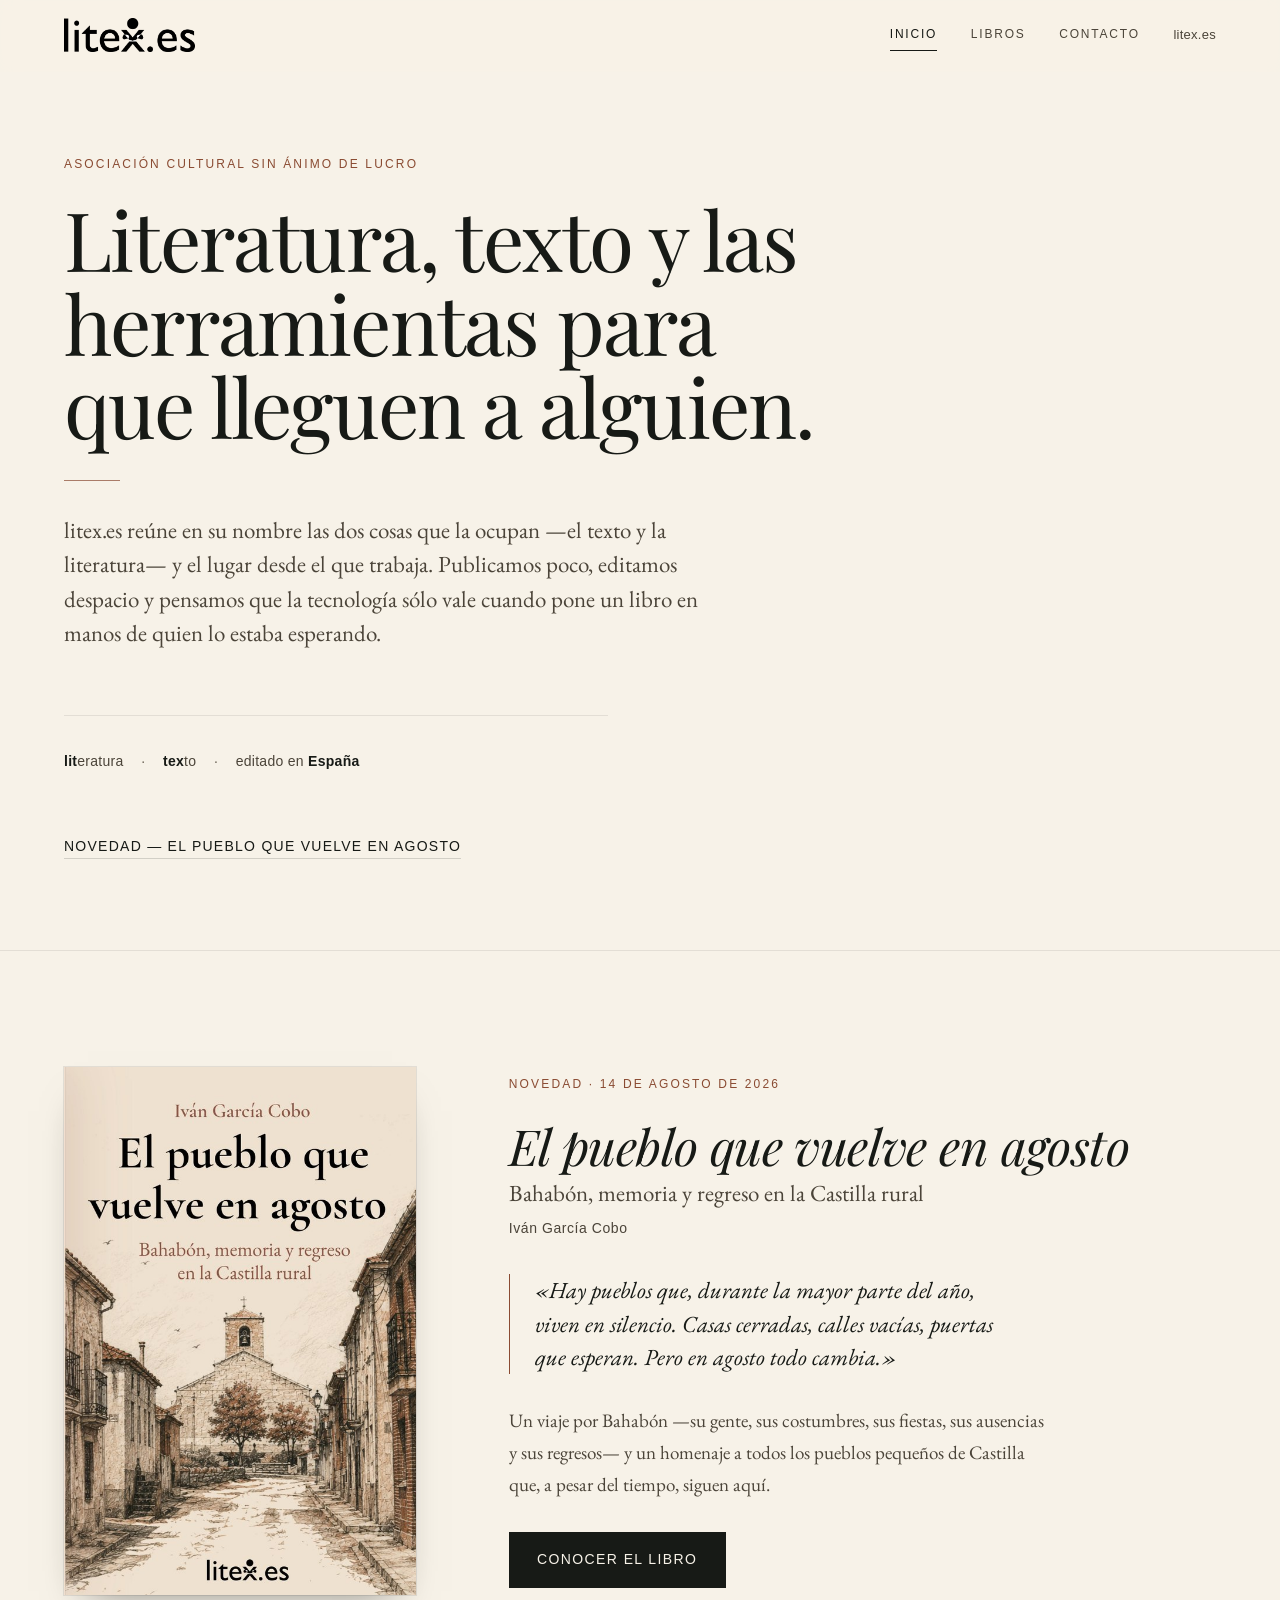
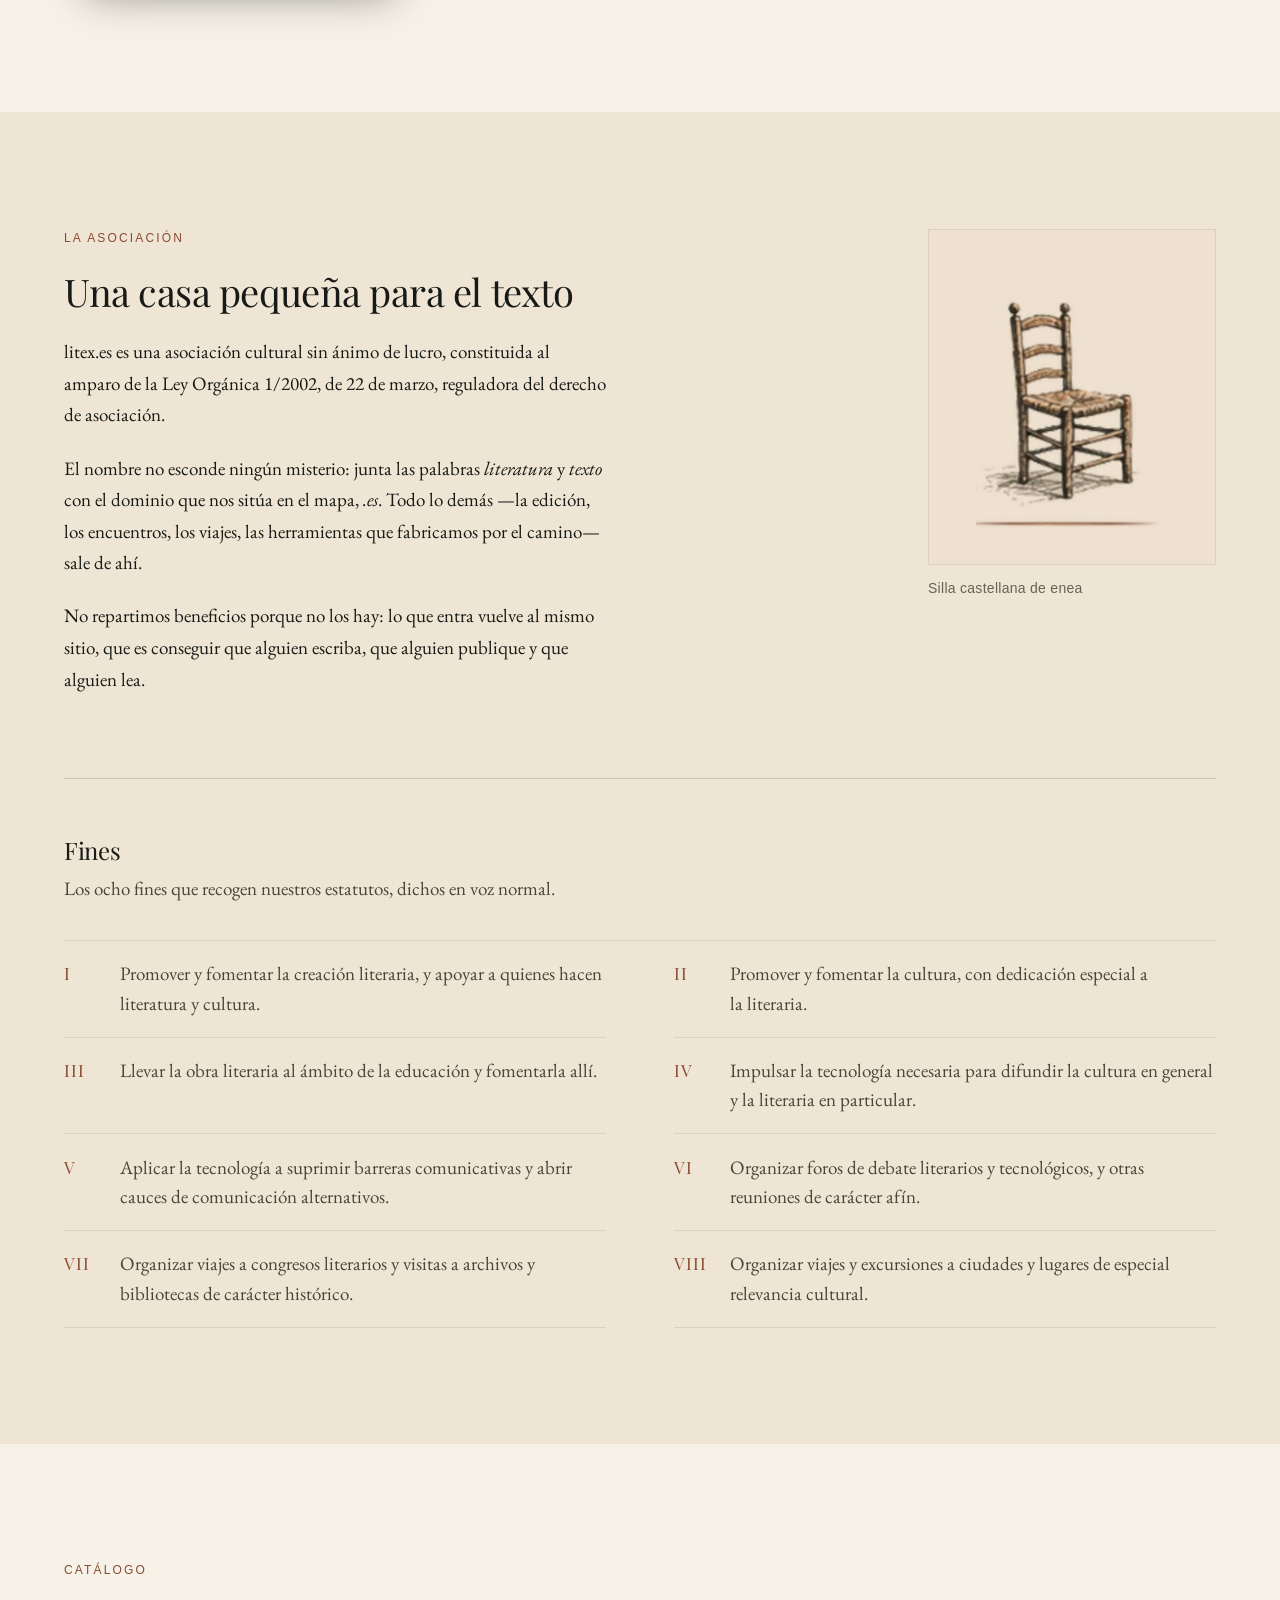
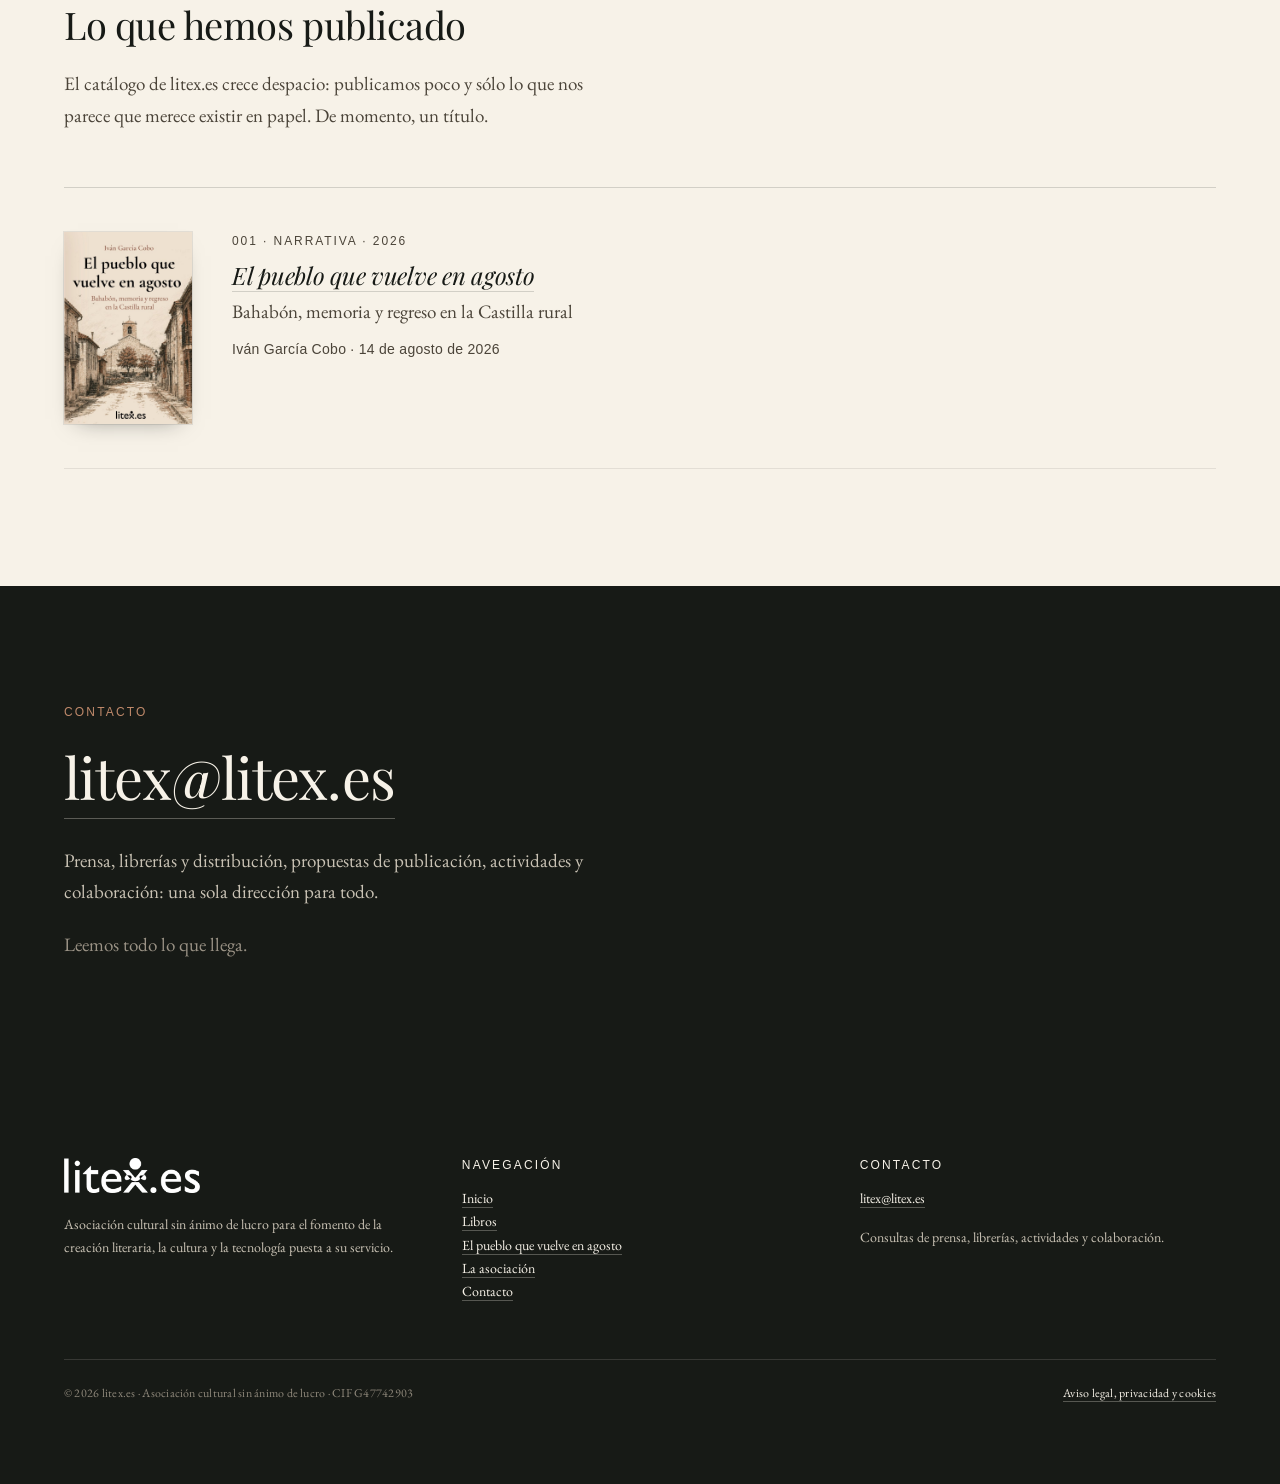
<file: index.html>
<!doctype html>
<html lang="es">
<head>
<meta charset="utf-8">
<meta name="viewport" content="width=device-width, initial-scale=1">
<title>litex.es — Asociación cultural. Literatura, texto y tecnología</title>
<meta name="description" content="litex.es es una asociación cultural sin ánimo de lucro para el fomento de la creación literaria, la cultura y la tecnología puesta a su servicio. Novedad: «El pueblo que vuelve en agosto», de Iván García Cobo.">
<link rel="canonical" href="https://litex.es/">
<meta name="theme-color" content="#F7F2E8">
<meta property="og:type" content="website">
<meta property="og:site_name" content="litex.es">
<meta property="og:locale" content="es_ES">
<meta property="og:title" content="litex.es — Asociación cultural. Literatura, texto y tecnología">
<meta property="og:description" content="Asociación cultural sin ánimo de lucro dedicada a la creación literaria, la cultura y la tecnología a su servicio. Novedad: «El pueblo que vuelve en agosto», de Iván García Cobo.">
<meta property="og:url" content="https://litex.es/">
<meta property="og:image" content="https://litex.es/assets/img/logo-litex.png">
<meta name="twitter:card" content="summary_large_image">
<link rel="icon" href="favicon.ico" sizes="any">
<link rel="icon" href="assets/img/isotipo-litex.png" type="image/png">
<link rel="apple-touch-icon" href="assets/img/apple-touch-icon.png">
<link rel="preload" href="assets/fonts/eb-garamond-normal-latin.woff2" as="font" type="font/woff2" crossorigin>
<link rel="preload" href="assets/fonts/playfair-display-normal-latin.woff2" as="font" type="font/woff2" crossorigin>
<link rel="stylesheet" href="assets/css/fonts.css">
<link rel="stylesheet" href="assets/css/style.css">
<link rel="stylesheet" href="assets/css/home.css">
<noscript><style>.reveal{opacity:1;transform:none}</style></noscript>
<script type="application/ld+json">
{
  "@context": "https://schema.org",
  "@type": "NGO",
  "name": "litex.es",
  "alternateName": "Asociación cultural litex.es",
  "url": "https://litex.es",
  "email": "litex@litex.es",
  "logo": "https://litex.es/assets/img/isotipo-litex.png",
  "image": "https://litex.es/assets/img/logo-litex.png",
  "description": "Asociación cultural sin ánimo de lucro para el fomento de la creación literaria, la cultura y la tecnología puesta a su servicio.",
  "areaServed": "ES",
  "knowsLanguage": "es",
  "contactPoint": {
    "@type": "ContactPoint",
    "email": "litex@litex.es",
    "contactType": "Información general",
    "availableLanguage": "es"
  }
}
</script>
</head>
<body>

<a class="skip-link" href="#main">Saltar al contenido</a>

<header class="site-header">
  <div class="wrap site-header__inner">
    <a class="brand" href="./" aria-label="litex.es — inicio">
      <img src="assets/img/logo-litex.png" alt="litex.es" width="900" height="231">
    </a>
    <nav class="nav" aria-label="Principal">
      <a href="./" aria-current="page">Inicio</a>
      <a href="./#catalogo">Libros</a>
      <a href="./#contacto">Contacto</a>
      <a href="./#asociacion" class="nav__self">litex.es</a>
    </nav>
  </div>
</header>

<main id="main">

  <!-- 1 · Hero ----------------------------------------------------------- -->
  <section class="section hero" aria-labelledby="hero-title">
    <div class="wrap">
      <p class="eyebrow">Asociación cultural sin ánimo de lucro</p>
      <h1 class="display-xl" id="hero-title">Literatura, texto y las herramientas para que lleguen a alguien.</h1>
      <hr class="flourish">
      <p class="lede">litex.es reúne en su nombre las dos cosas que la ocupan —el texto y la literatura— y el lugar desde el que trabaja. Publicamos poco, editamos despacio y pensamos que la tecnología sólo vale cuando pone un libro en manos de quien lo estaba esperando.</p>

      <p class="etim meta">
        <span><b>lit</b>eratura</span>
        <span><b>tex</b>to</span>
        <span>editado en <b>España</b></span>
      </p>

      <p class="hero__cta"><a class="link" href="el-pueblo-que-vuelve-en-agosto.html">Novedad — El pueblo que vuelve en agosto</a></p>
    </div>
  </section>

  <!-- 2 · Novedad -------------------------------------------------------- -->
  <section class="section section--rule" aria-labelledby="novedad-title">
    <div class="wrap">
      <div class="novedad reveal">
        <figure class="novedad__cover">
          <img src="assets/img/cubierta-pueblo-agosto.jpg"
               srcset="assets/img/cubierta-pueblo-agosto-sm.jpg 600w, assets/img/cubierta-pueblo-agosto.jpg 1200w"
               sizes="(min-width: 56rem) 22rem, min(62vw, 20rem)"
               width="1200" height="1800" loading="lazy"
               alt="Cubierta de «El pueblo que vuelve en agosto», de Iván García Cobo.">
        </figure>

        <div class="novedad__body">
          <p class="eyebrow">Novedad · 14 de agosto de 2026</p>
          <h2 class="novedad__title" id="novedad-title">El pueblo que vuelve en agosto</h2>
          <p class="novedad__sub">Bahabón, memoria y regreso en la Castilla rural</p>
          <p class="meta novedad__author">Iván García Cobo</p>

          <blockquote class="pull">
            <p>«Hay pueblos que, durante la mayor parte del año, viven en silencio. Casas cerradas, calles vacías, puertas que esperan. Pero en agosto todo cambia.»</p>
          </blockquote>

          <p class="quiet">Un viaje por Bahabón —su gente, sus costumbres, sus fiestas, sus ausencias y sus regresos— y un homenaje a todos los pueblos pequeños de Castilla que, a pesar del tiempo, siguen aquí.</p>

          <p class="btn-row"><a class="btn btn--solid" href="el-pueblo-que-vuelve-en-agosto.html">Conocer el libro</a></p>
        </div>
      </div>
    </div>
  </section>

  <!-- 3 · La asociación · 4 · Fines --------------------------------------- -->
  <section class="section section--warm" id="asociacion" aria-labelledby="asociacion-title">
    <div class="wrap">

      <div class="asoc reveal">
        <div class="asoc__body">
          <p class="eyebrow">La asociación</p>
          <h2 id="asociacion-title">Una casa pequeña para el texto</h2>
          <p>litex.es es una asociación cultural sin ánimo de lucro, constituida al amparo de la Ley Orgánica 1/2002, de 22 de marzo, reguladora del derecho de asociación.</p>
          <p>El nombre no esconde ningún misterio: junta las palabras <em>literatura</em> y <em>texto</em> con el dominio que nos sitúa en el mapa, <em>.es</em>. Todo lo demás —la edición, los encuentros, los viajes, las herramientas que fabricamos por el camino— sale de ahí.</p>
          <p>No repartimos beneficios porque no los hay: lo que entra vuelve al mismo sitio, que es conseguir que alguien escriba, que alguien publique y que alguien lea.</p>
        </div>

        <figure class="asoc__figure">
          <div class="asoc__plate">
            <img src="assets/img/silla.jpg" alt="Ilustración de una silla castellana de enea." width="330" height="450" loading="lazy">
          </div>
          <figcaption class="meta">Silla castellana de enea</figcaption>
        </figure>
      </div>

      <div class="fines-block reveal">
        <h3 class="fines-block__title" id="fines-title">Fines</h3>
        <p class="measure quiet fines-block__intro">Los ocho fines que recogen nuestros estatutos, dichos en voz normal.</p>

        <ol class="fines" role="list" aria-labelledby="fines-title">
          <li class="fines__item">
            <span class="fines__num" aria-hidden="true">I</span>
            <p>Promover y fomentar la creación literaria, y apoyar a quienes hacen literatura y cultura.</p>
          </li>
          <li class="fines__item">
            <span class="fines__num" aria-hidden="true">II</span>
            <p>Promover y fomentar la cultura, con dedicación especial a la literaria.</p>
          </li>
          <li class="fines__item">
            <span class="fines__num" aria-hidden="true">III</span>
            <p>Llevar la obra literaria al ámbito de la educación y fomentarla allí.</p>
          </li>
          <li class="fines__item">
            <span class="fines__num" aria-hidden="true">IV</span>
            <p>Impulsar la tecnología necesaria para difundir la cultura en general y la literaria en particular.</p>
          </li>
          <li class="fines__item">
            <span class="fines__num" aria-hidden="true">V</span>
            <p>Aplicar la tecnología a suprimir barreras comunicativas y abrir cauces de comunicación alternativos.</p>
          </li>
          <li class="fines__item">
            <span class="fines__num" aria-hidden="true">VI</span>
            <p>Organizar foros de debate literarios y tecnológicos, y otras reuniones de carácter afín.</p>
          </li>
          <li class="fines__item">
            <span class="fines__num" aria-hidden="true">VII</span>
            <p>Organizar viajes a congresos literarios y visitas a archivos y bibliotecas de carácter histórico.</p>
          </li>
          <li class="fines__item">
            <span class="fines__num" aria-hidden="true">VIII</span>
            <p>Organizar viajes y excursiones a ciudades y lugares de especial relevancia cultural.</p>
          </li>
        </ol>
      </div>

    </div>
  </section>

  <!-- 5 · Catálogo -------------------------------------------------------- -->
  <section class="section" id="catalogo" aria-labelledby="catalogo-title">
    <div class="wrap">
      <div class="reveal">
        <p class="eyebrow">Catálogo</p>
        <h2 id="catalogo-title">Lo que hemos publicado</h2>
        <p class="measure quiet">El catálogo de litex.es crece despacio: publicamos poco y sólo lo que nos parece que merece existir en papel. De momento, un título.</p>
      </div>

      <ol class="catalogo reveal" role="list">
        <li class="catalogo__item">
          <a class="catalogo__cover" href="el-pueblo-que-vuelve-en-agosto.html" tabindex="-1" aria-hidden="true">
            <img src="assets/img/cubierta-pueblo-agosto-sm.jpg" width="600" height="900" loading="lazy" alt="">
          </a>
          <div class="catalogo__body">
            <p class="meta catalogo__ref">001 · Narrativa · 2026</p>
            <h3 class="catalogo__title"><a href="el-pueblo-que-vuelve-en-agosto.html">El pueblo que vuelve en agosto</a></h3>
            <p class="catalogo__sub quiet">Bahabón, memoria y regreso en la Castilla rural</p>
            <p class="meta">Iván García Cobo · 14 de agosto de 2026</p>
          </div>
        </li>
      </ol>
    </div>
  </section>

  <!-- 6 · Contacto -------------------------------------------------------- -->
  <section class="section section--dark" id="contacto" aria-labelledby="contacto-title">
    <div class="wrap">
      <p class="eyebrow">Contacto</p>
      <h2 class="contacto__mail" id="contacto-title"><a href="mailto:litex@litex.es">litex@litex.es</a></h2>
      <p class="contacto__text">Prensa, librerías y distribución, propuestas de publicación, actividades y colaboración: una sola dirección para todo.</p>
      <p class="contacto__text contacto__note">Leemos todo lo que llega.</p>
    </div>
  </section>

</main>

<footer class="site-footer">
  <div class="wrap">
    <div class="site-footer__grid">
      <div class="site-footer__brand">
        <img src="assets/img/logo-litex-blanco.png" alt="litex.es" width="900" height="231">
        <p>Asociación cultural sin ánimo de lucro para el fomento de la creación literaria, la cultura y la tecnología puesta a su servicio.</p>
      </div>
      <div>
        <h3>Navegación</h3>
        <p><a href="./">Inicio</a><br>
           <a href="./#catalogo">Libros</a><br>
           <a href="el-pueblo-que-vuelve-en-agosto.html">El pueblo que vuelve en agosto</a><br>
           <a href="./#asociacion">La asociación</a><br>
           <a href="./#contacto">Contacto</a></p>
      </div>
      <div>
        <h3>Contacto</h3>
        <p><a href="mailto:litex@litex.es">litex@litex.es</a></p>
        <p>Consultas de prensa, librerías, actividades y colaboración.</p>
      </div>
    </div>
    <div class="site-footer__bottom">
      <span>© 2026 litex.es · Asociación cultural sin ánimo de lucro · CIF G47742903</span>
      <span><a href="aviso-legal.html">Aviso legal, privacidad y cookies</a></span>
    </div>
  </div>
</footer>
<script src="assets/js/site.js" defer></script>
</body>
</html>
</file>
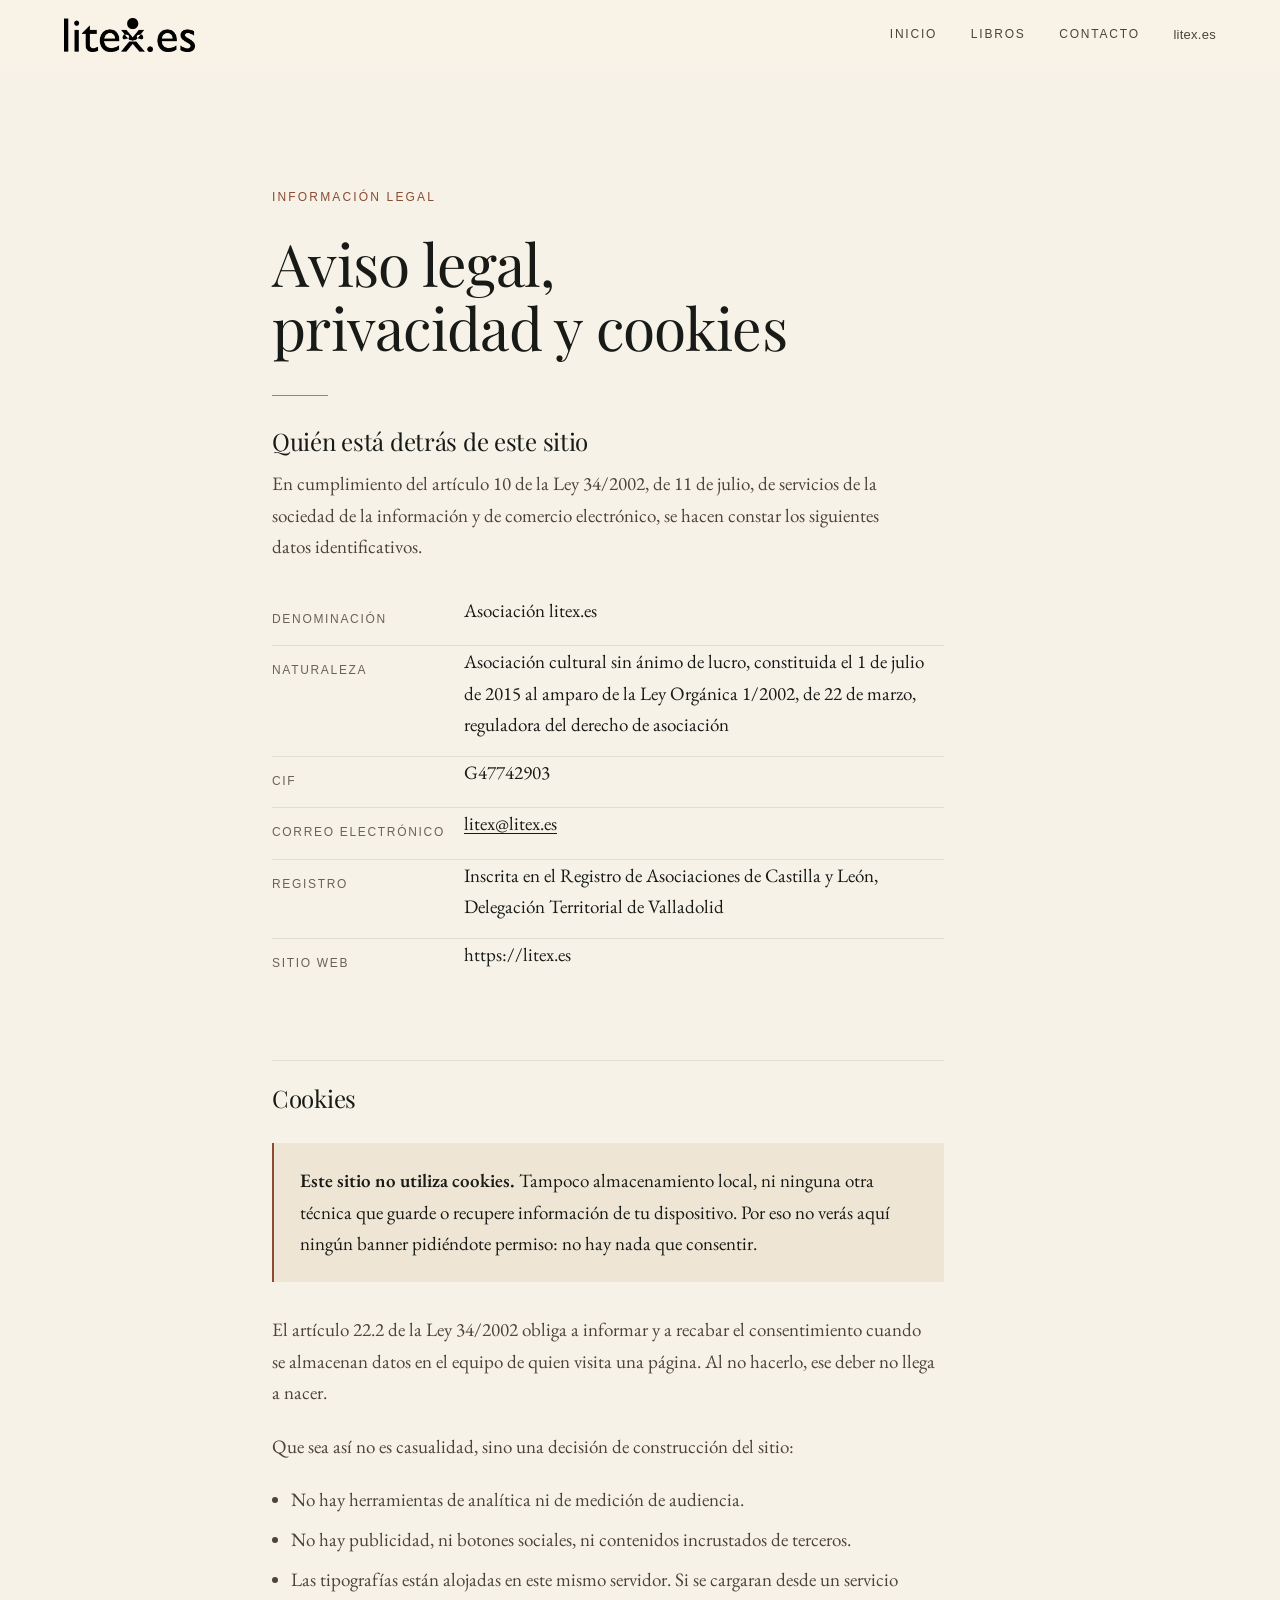
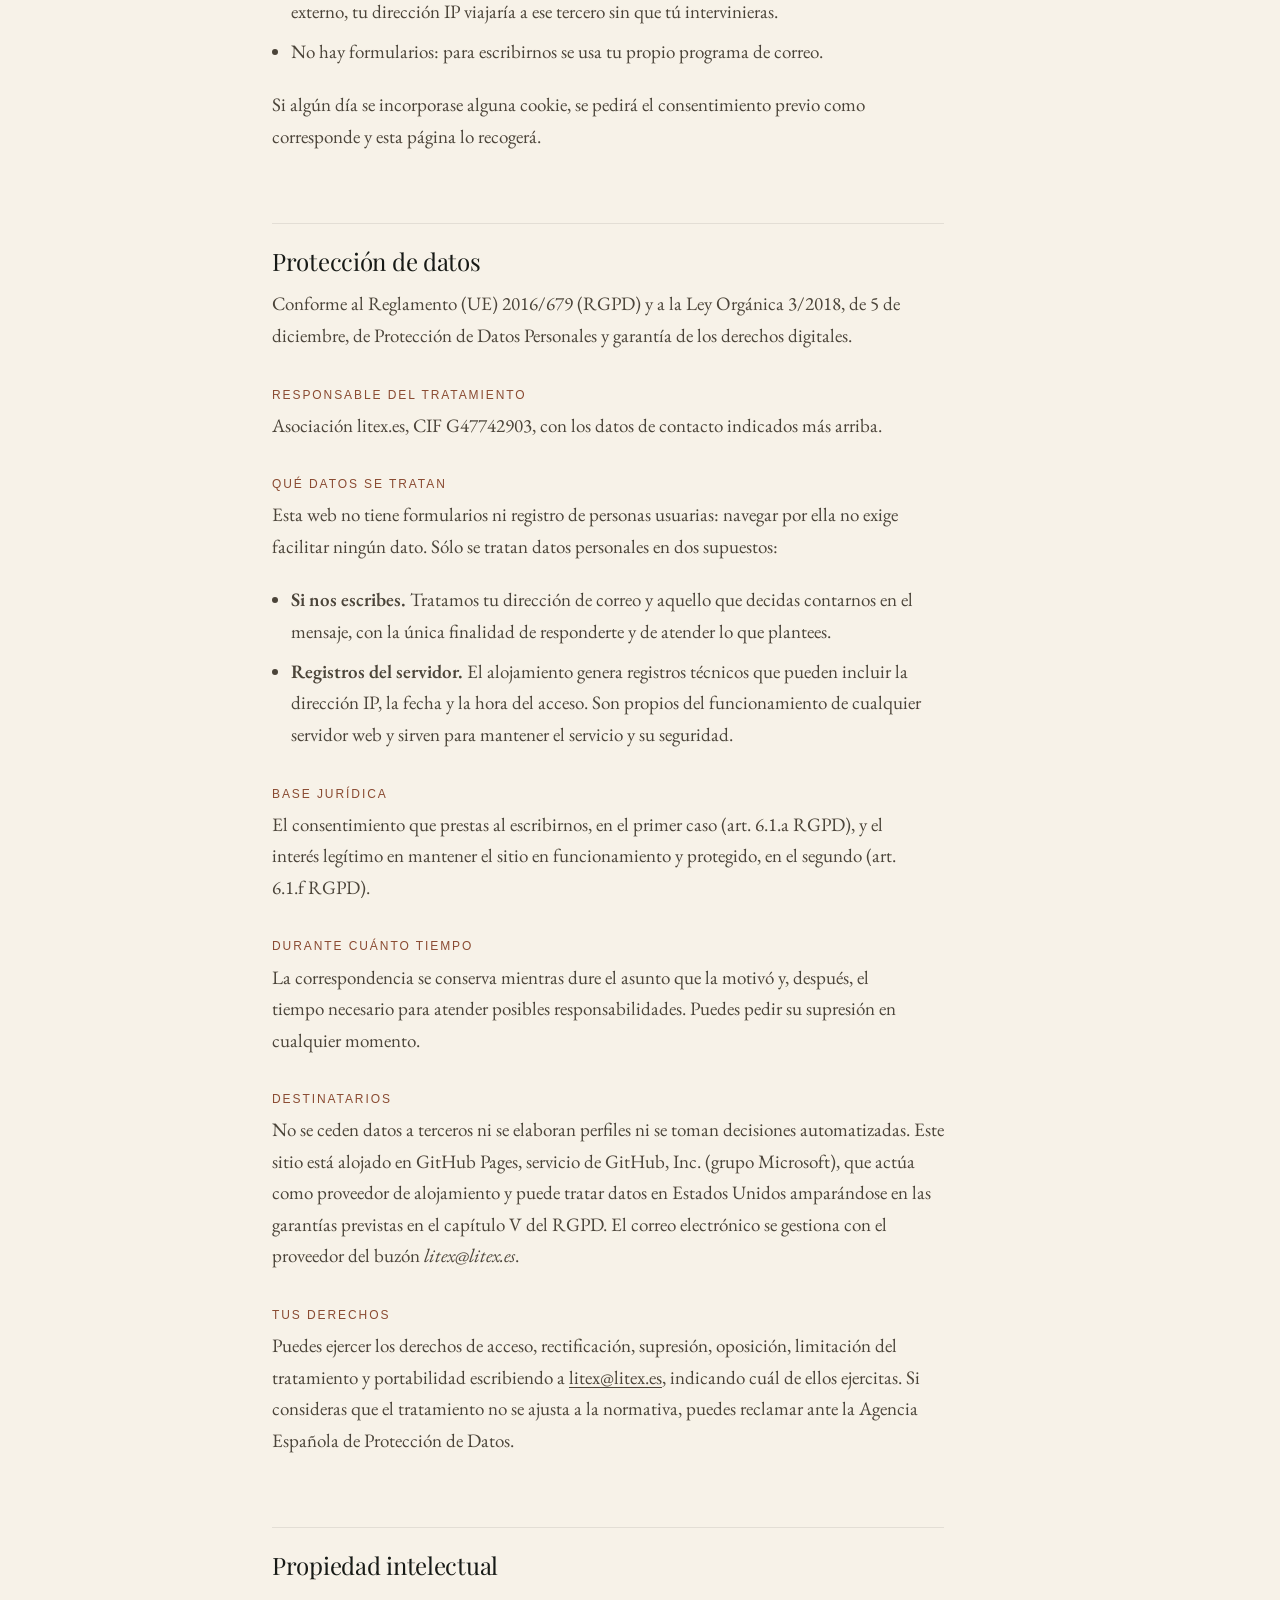
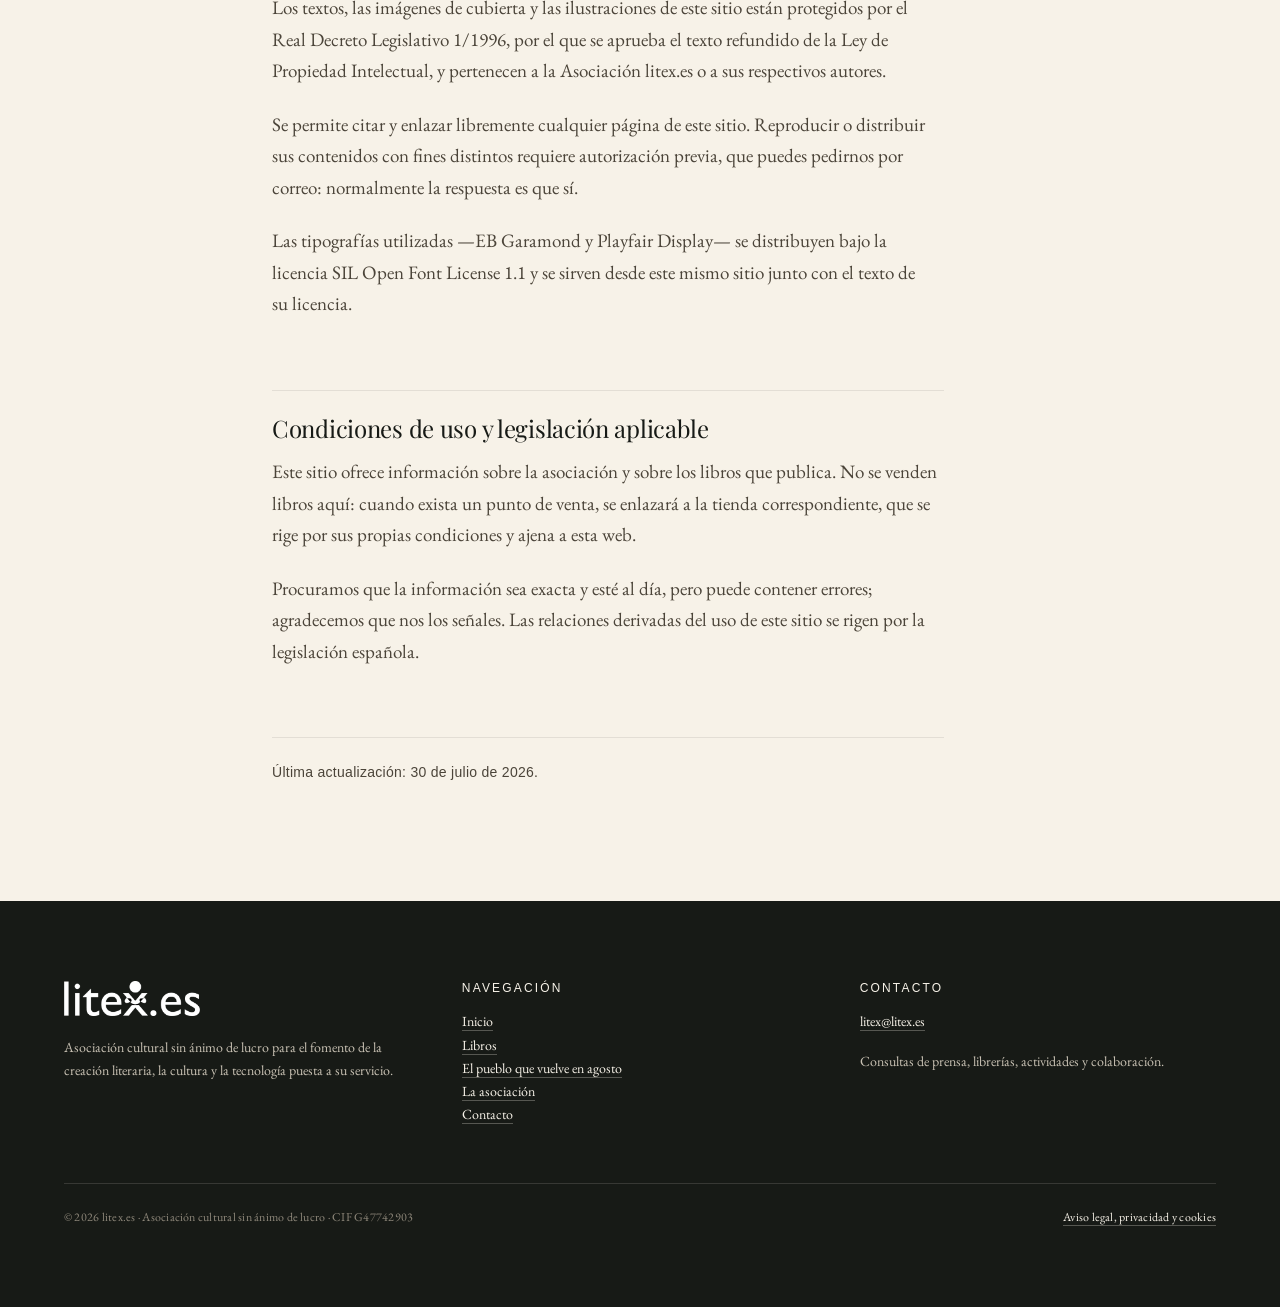
<file: aviso-legal.html>
<!doctype html>
<html lang="es">
<head>
<meta charset="utf-8">
<meta name="viewport" content="width=device-width, initial-scale=1">
<title>Aviso legal, privacidad y cookies — litex.es</title>
<meta name="description" content="Datos identificativos de la asociación cultural litex.es, información sobre protección de datos y declaración de cookies.">
<link rel="canonical" href="https://litex.es/aviso-legal.html">
<meta name="theme-color" content="#F7F2E8">
<meta name="robots" content="index, follow">
<meta property="og:type" content="website">
<meta property="og:site_name" content="litex.es">
<meta property="og:locale" content="es_ES">
<meta property="og:title" content="Aviso legal, privacidad y cookies — litex.es">
<meta property="og:description" content="Datos identificativos de la asociación cultural litex.es, información sobre protección de datos y declaración de cookies.">
<meta property="og:url" content="https://litex.es/aviso-legal.html">
<meta name="twitter:card" content="summary">
<link rel="icon" href="favicon.ico" sizes="any">
<link rel="icon" href="assets/img/isotipo-litex.png" type="image/png">
<link rel="apple-touch-icon" href="assets/img/apple-touch-icon.png">
<link rel="preload" href="assets/fonts/eb-garamond-normal-latin.woff2" as="font" type="font/woff2" crossorigin>
<link rel="stylesheet" href="assets/css/fonts.css">
<link rel="stylesheet" href="assets/css/style.css">
<link rel="stylesheet" href="assets/css/legal.css">
<noscript><style>.reveal{opacity:1;transform:none}</style></noscript>
</head>
<body>

<a class="skip-link" href="#main">Saltar al contenido</a>

<header class="site-header">
  <div class="wrap site-header__inner">
    <a class="brand" href="./" aria-label="litex.es — inicio">
      <img src="assets/img/logo-litex.png" alt="litex.es" width="900" height="231">
    </a>
    <nav class="nav" aria-label="Principal">
      <a href="./">Inicio</a>
      <a href="./#catalogo">Libros</a>
      <a href="./#contacto">Contacto</a>
      <a href="./#asociacion" class="nav__self">litex.es</a>
    </nav>
  </div>
</header>

<main id="main">

  <section class="section">
    <div class="wrap wrap--narrow">
      <p class="eyebrow">Información legal</p>
      <h1>Aviso legal, privacidad y cookies</h1>
      <hr class="flourish">

      <div class="legal">

        <!-- ===== 1. Titular · art. 10 LSSI-CE ============================= -->
        <h2 id="titular">Quién está detrás de este sitio</h2>

        <p>En cumplimiento del artículo 10 de la Ley 34/2002, de 11 de julio, de servicios de la sociedad de la información y de comercio electrónico, se hacen constar los siguientes datos identificativos.</p>

        <dl class="legal-id">
          <dt>Denominación</dt>
          <dd>Asociación litex.es</dd>

          <dt>Naturaleza</dt>
          <dd>Asociación cultural sin ánimo de lucro, constituida el 1 de julio de 2015 al amparo de la Ley Orgánica 1/2002, de 22 de marzo, reguladora del derecho de asociación</dd>

          <dt>CIF</dt>
          <dd>G47742903</dd>

          <dt>Correo electrónico</dt>
          <dd><a href="mailto:litex@litex.es">litex@litex.es</a></dd>

          <dt>Registro</dt>
          <dd>Inscrita en el Registro de Asociaciones de Castilla y León, Delegación Territorial de Valladolid</dd>

          <dt>Sitio web</dt>
          <dd>https://litex.es</dd>
        </dl>

        <!-- ===== 2. Cookies =============================================== -->
        <h2 id="cookies">Cookies</h2>

        <div class="legal-note">
          <p><strong>Este sitio no utiliza cookies.</strong> Tampoco almacenamiento local, ni ninguna otra técnica que guarde o recupere información de tu dispositivo. Por eso no verás aquí ningún banner pidiéndote permiso: no hay nada que consentir.</p>
        </div>

        <p>El artículo 22.2 de la Ley 34/2002 obliga a informar y a recabar el consentimiento cuando se almacenan datos en el equipo de quien visita una página. Al no hacerlo, ese deber no llega a nacer.</p>

        <p>Que sea así no es casualidad, sino una decisión de construcción del sitio:</p>

        <ul>
          <li>No hay herramientas de analítica ni de medición de audiencia.</li>
          <li>No hay publicidad, ni botones sociales, ni contenidos incrustados de terceros.</li>
          <li>Las tipografías están alojadas en este mismo servidor. Si se cargaran desde un servicio externo, tu dirección IP viajaría a ese tercero sin que tú intervinieras.</li>
          <li>No hay formularios: para escribirnos se usa tu propio programa de correo.</li>
        </ul>

        <p>Si algún día se incorporase alguna cookie, se pedirá el consentimiento previo como corresponde y esta página lo recogerá.</p>

        <!-- ===== 3. Protección de datos =================================== -->
        <h2 id="privacidad">Protección de datos</h2>

        <p>Conforme al Reglamento (UE) 2016/679 (RGPD) y a la Ley Orgánica 3/2018, de 5 de diciembre, de Protección de Datos Personales y garantía de los derechos digitales.</p>

        <h3>Responsable del tratamiento</h3>
        <p>Asociación litex.es, CIF G47742903, con los datos de contacto indicados más arriba.</p>

        <h3>Qué datos se tratan</h3>
        <p>Esta web no tiene formularios ni registro de personas usuarias: navegar por ella no exige facilitar ningún dato. Sólo se tratan datos personales en dos supuestos:</p>
        <ul>
          <li><strong>Si nos escribes.</strong> Tratamos tu dirección de correo y aquello que decidas contarnos en el mensaje, con la única finalidad de responderte y de atender lo que plantees.</li>
          <li><strong>Registros del servidor.</strong> El alojamiento genera registros técnicos que pueden incluir la dirección IP, la fecha y la hora del acceso. Son propios del funcionamiento de cualquier servidor web y sirven para mantener el servicio y su seguridad.</li>
        </ul>

        <h3>Base jurídica</h3>
        <p>El consentimiento que prestas al escribirnos, en el primer caso (art. 6.1.a RGPD), y el interés legítimo en mantener el sitio en funcionamiento y protegido, en el segundo (art. 6.1.f RGPD).</p>

        <h3>Durante cuánto tiempo</h3>
        <p>La correspondencia se conserva mientras dure el asunto que la motivó y, después, el tiempo necesario para atender posibles responsabilidades. Puedes pedir su supresión en cualquier momento.</p>

        <h3>Destinatarios</h3>
        <p>No se ceden datos a terceros ni se elaboran perfiles ni se toman decisiones automatizadas. Este sitio está alojado en GitHub Pages, servicio de GitHub, Inc. (grupo Microsoft), que actúa como proveedor de alojamiento y puede tratar datos en Estados Unidos amparándose en las garantías previstas en el capítulo V del RGPD. El correo electrónico se gestiona con el proveedor del buzón <span class="italic">litex@litex.es</span>.</p>

        <h3>Tus derechos</h3>
        <p>Puedes ejercer los derechos de acceso, rectificación, supresión, oposición, limitación del tratamiento y portabilidad escribiendo a <a href="mailto:litex@litex.es">litex@litex.es</a>, indicando cuál de ellos ejercitas. Si consideras que el tratamiento no se ajusta a la normativa, puedes reclamar ante la Agencia Española de Protección de Datos.</p>

        <!-- ===== 4. Propiedad intelectual ================================= -->
        <h2 id="propiedad">Propiedad intelectual</h2>

        <p>Los textos, las imágenes de cubierta y las ilustraciones de este sitio están protegidos por el Real Decreto Legislativo 1/1996, por el que se aprueba el texto refundido de la Ley de Propiedad Intelectual, y pertenecen a la Asociación litex.es o a sus respectivos autores.</p>

        <p>Se permite citar y enlazar libremente cualquier página de este sitio. Reproducir o distribuir sus contenidos con fines distintos requiere autorización previa, que puedes pedirnos por correo: normalmente la respuesta es que sí.</p>

        <p>Las tipografías utilizadas —EB Garamond y Playfair Display— se distribuyen bajo la licencia SIL Open Font License 1.1 y se sirven desde este mismo sitio junto con el texto de su licencia.</p>

        <!-- ===== 5. Condiciones y ley aplicable =========================== -->
        <h2 id="condiciones">Condiciones de uso y legislación aplicable</h2>

        <p>Este sitio ofrece información sobre la asociación y sobre los libros que publica. No se venden libros aquí: cuando exista un punto de venta, se enlazará a la tienda correspondiente, que se rige por sus propias condiciones y ajena a esta web.</p>

        <p>Procuramos que la información sea exacta y esté al día, pero puede contener errores; agradecemos que nos los señales. Las relaciones derivadas del uso de este sitio se rigen por la legislación española.</p>

        <p class="meta legal__updated">Última actualización: 30 de julio de 2026.</p>

      </div>
    </div>
  </section>

</main>

<footer class="site-footer">
  <div class="wrap">
    <div class="site-footer__grid">
      <div class="site-footer__brand">
        <img src="assets/img/logo-litex-blanco.png" alt="litex.es" width="900" height="231">
        <p>Asociación cultural sin ánimo de lucro para el fomento de la creación literaria, la cultura y la tecnología puesta a su servicio.</p>
      </div>
      <div>
        <h3>Navegación</h3>
        <p><a href="./">Inicio</a><br>
           <a href="./#catalogo">Libros</a><br>
           <a href="el-pueblo-que-vuelve-en-agosto.html">El pueblo que vuelve en agosto</a><br>
           <a href="./#asociacion">La asociación</a><br>
           <a href="./#contacto">Contacto</a></p>
      </div>
      <div>
        <h3>Contacto</h3>
        <p><a href="mailto:litex@litex.es">litex@litex.es</a></p>
        <p>Consultas de prensa, librerías, actividades y colaboración.</p>
      </div>
    </div>
    <div class="site-footer__bottom">
      <span>© 2026 litex.es · Asociación cultural sin ánimo de lucro · CIF G47742903</span>
      <span><a href="aviso-legal.html">Aviso legal, privacidad y cookies</a></span>
    </div>
  </div>
</footer>
<script src="assets/js/site.js" defer></script>
</body>
</html>
</file>
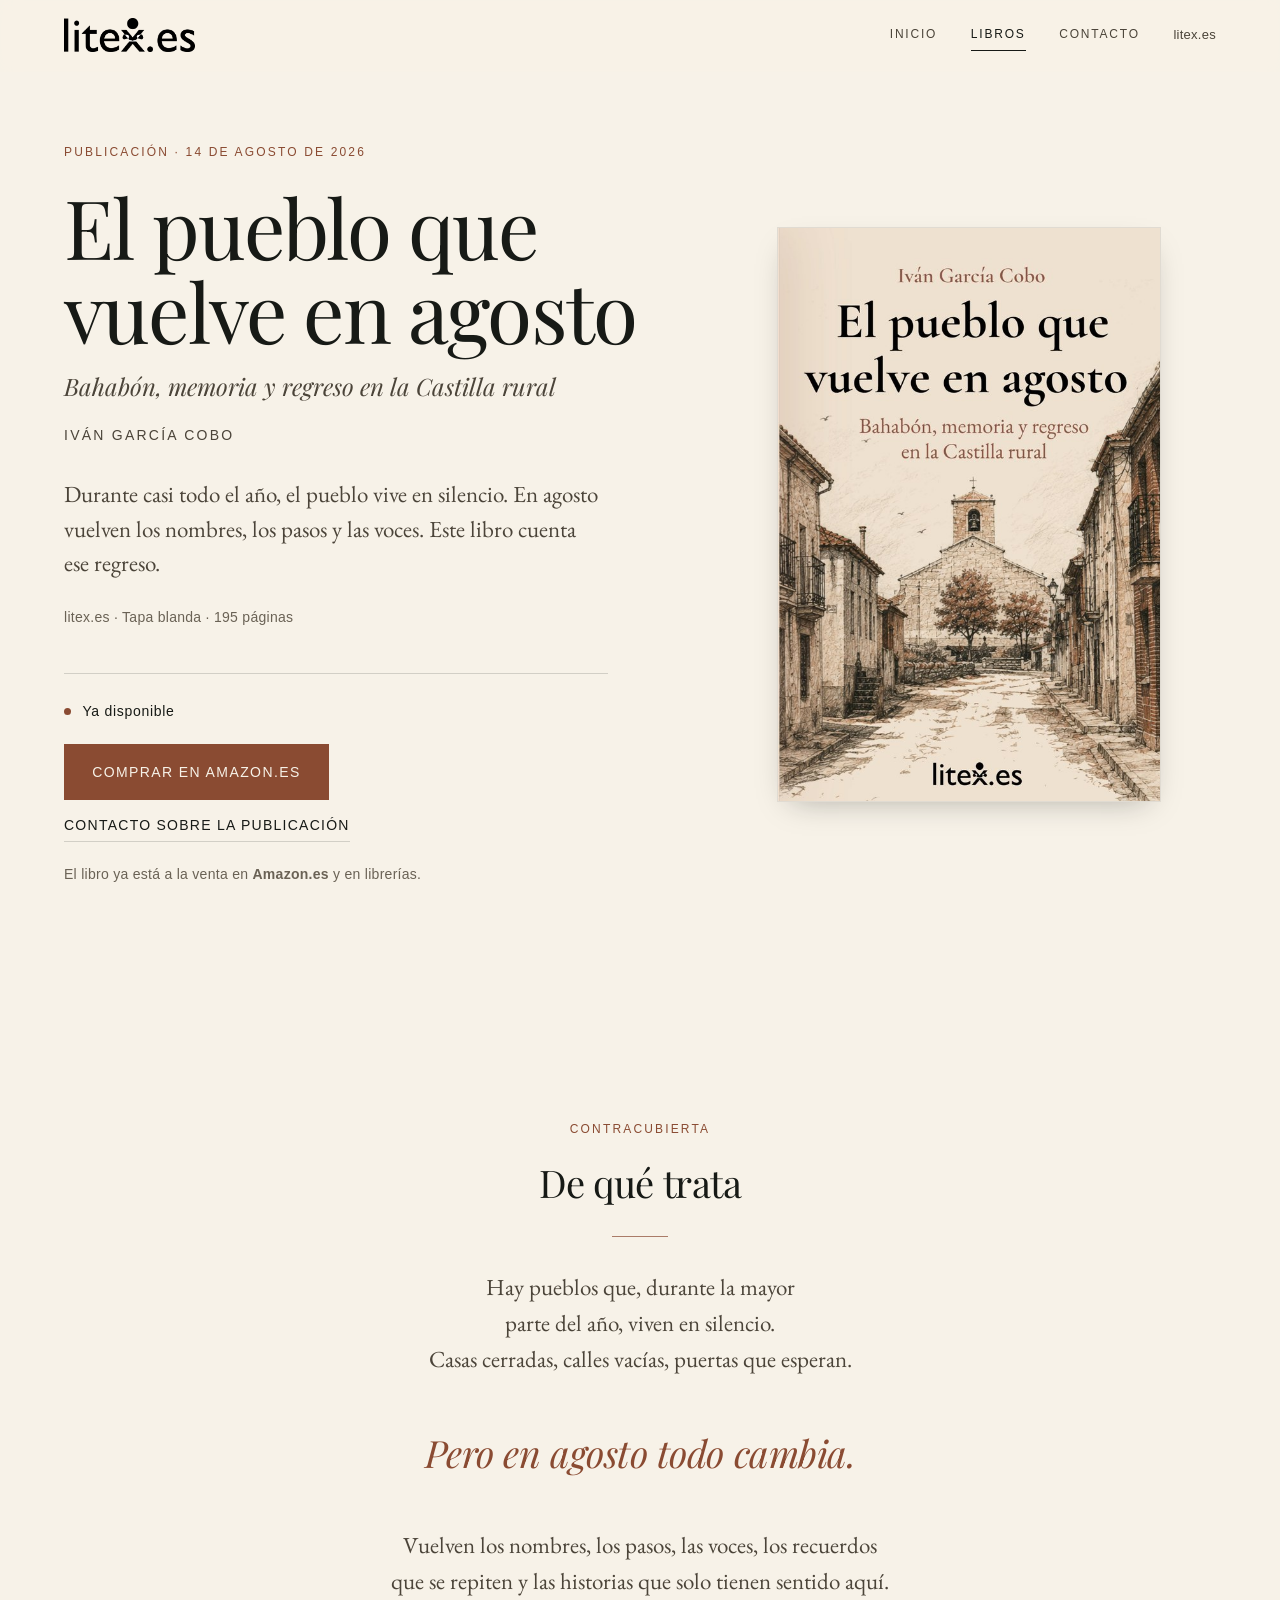
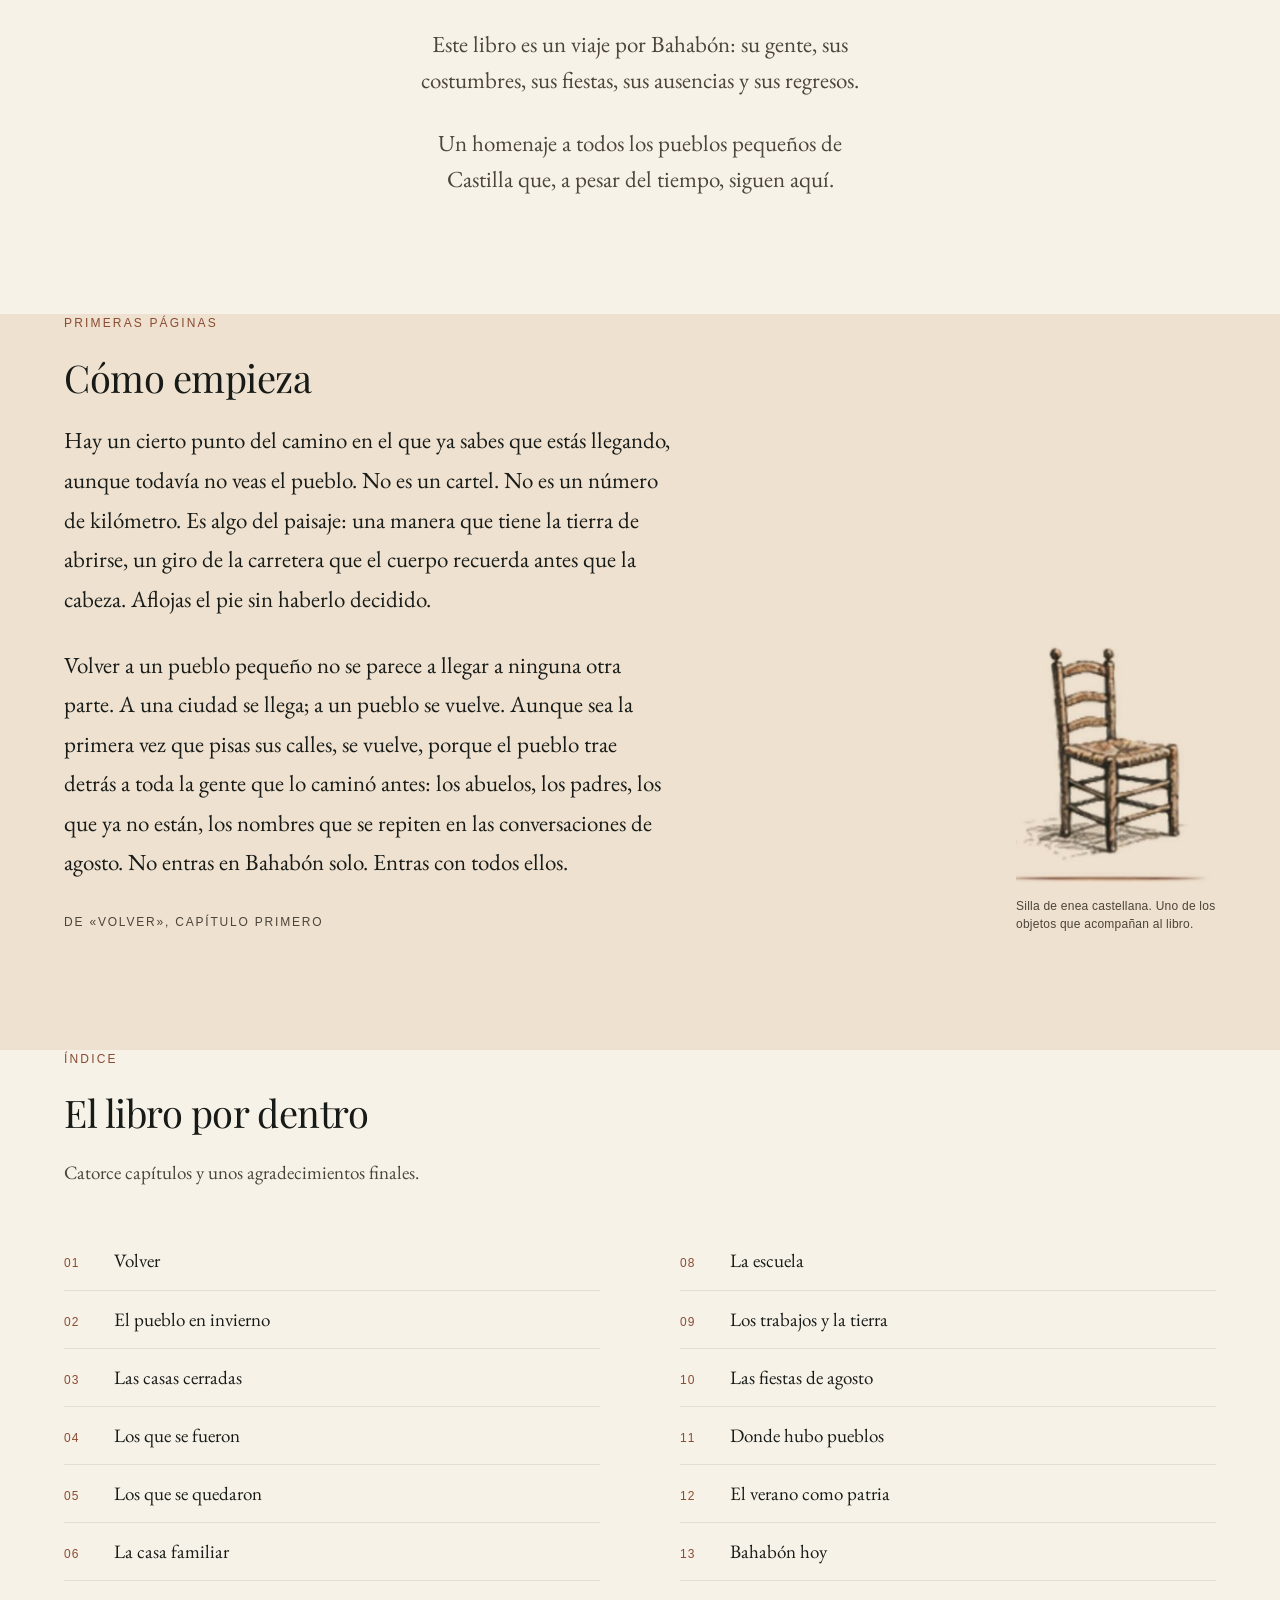
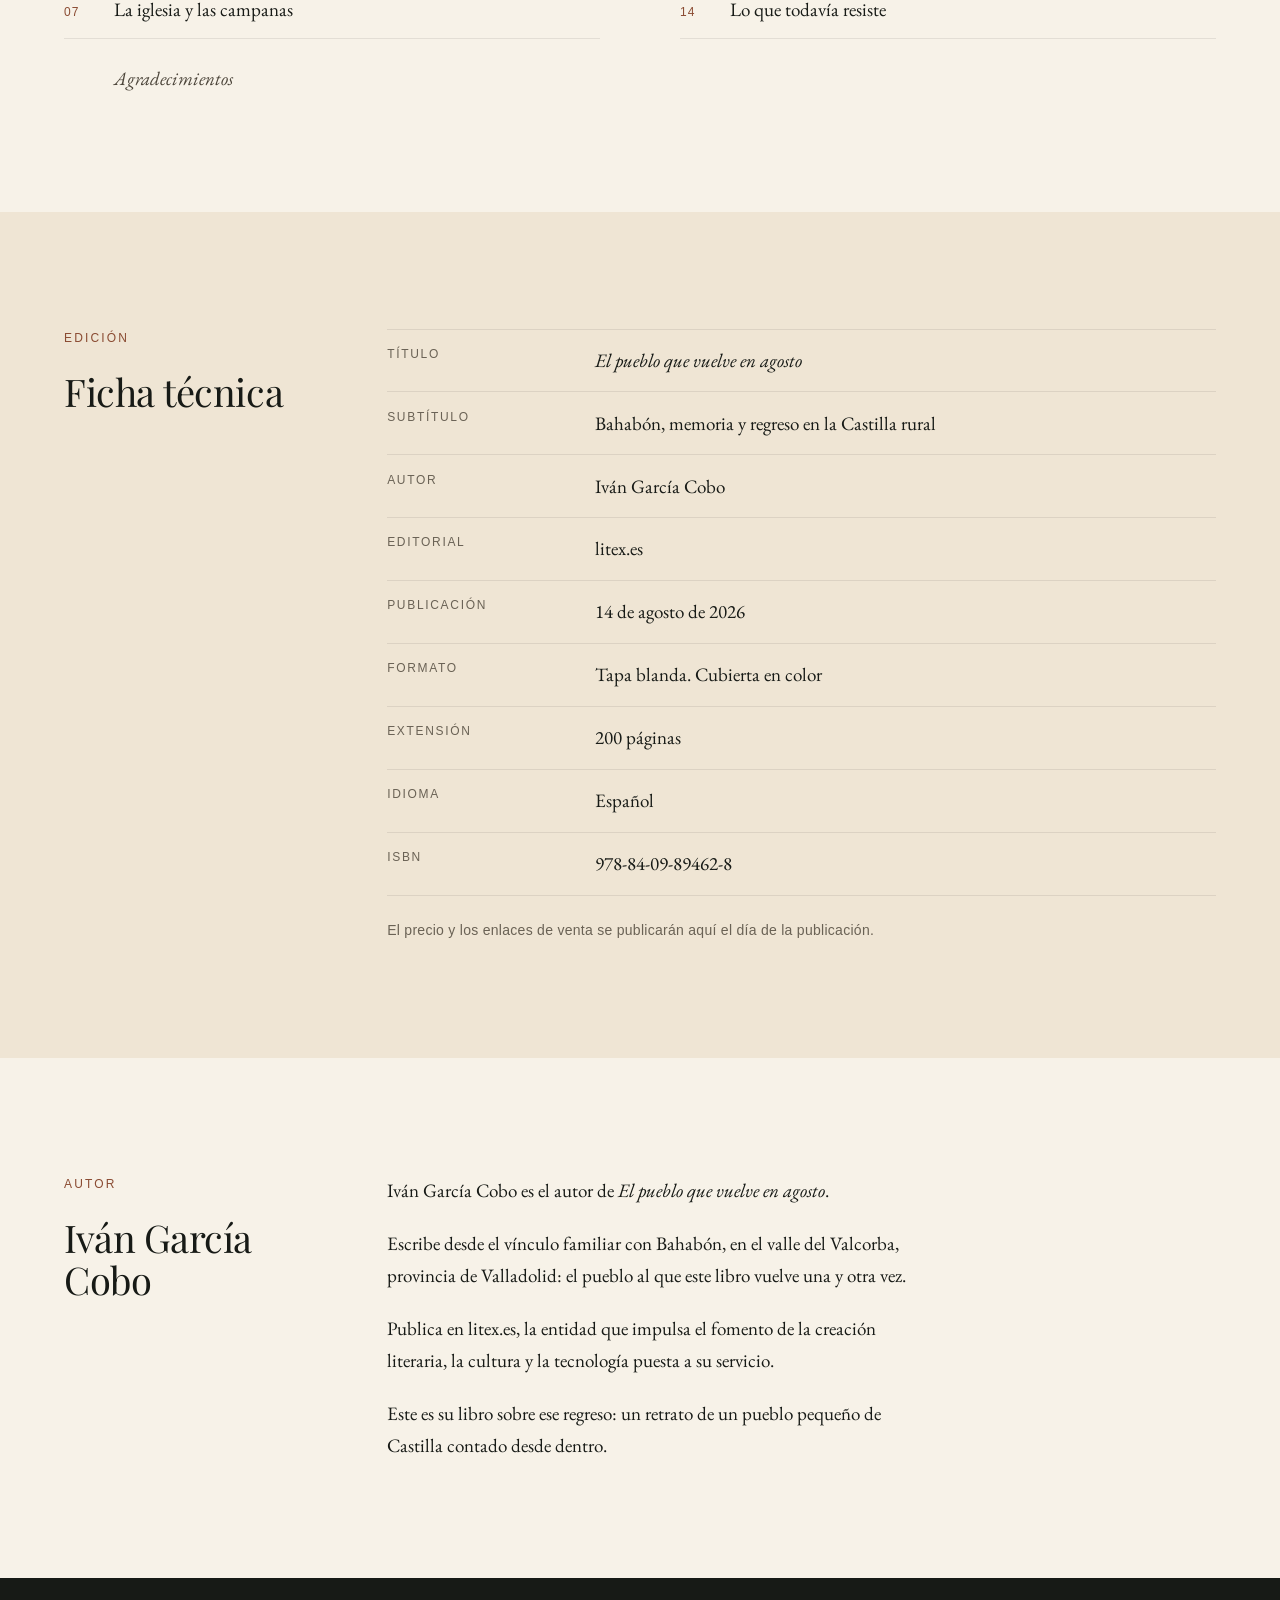
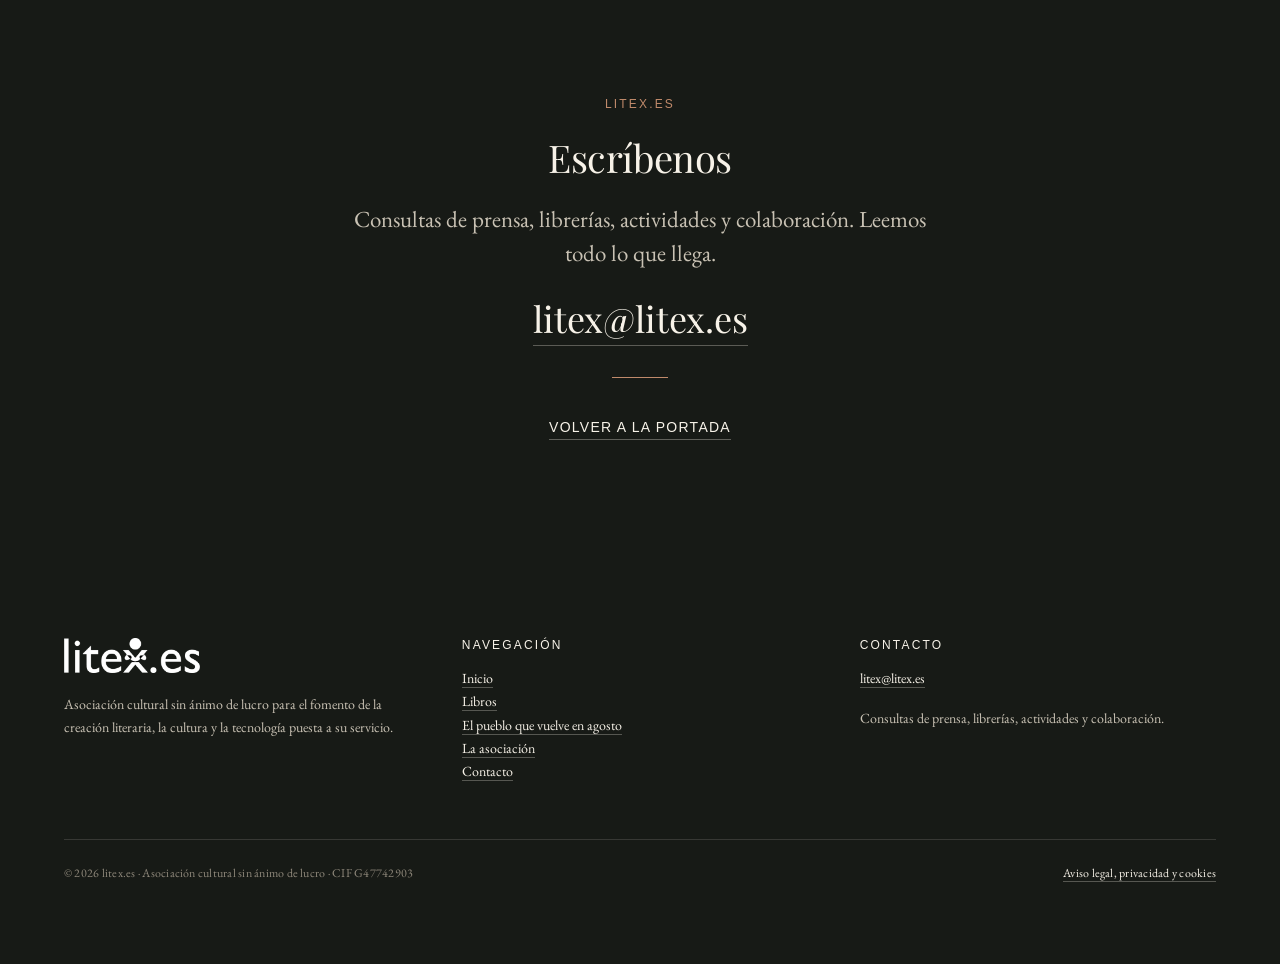
<file: el-pueblo-que-vuelve-en-agosto.html>
<!doctype html>
<html lang="es">
<head>
<meta charset="utf-8">
<meta name="viewport" content="width=device-width, initial-scale=1">
<title>El pueblo que vuelve en agosto — Iván García Cobo | litex.es</title>
<meta name="description" content="«El pueblo que vuelve en agosto», de Iván García Cobo: Bahabón, memoria y regreso en la Castilla rural. Publicación el 14 de agosto de 2026 en litex.es.">
<link rel="canonical" href="https://litex.es/el-pueblo-que-vuelve-en-agosto.html">
<meta name="theme-color" content="#F7F2E8">
<meta property="og:type" content="book">
<meta property="og:site_name" content="litex.es">
<meta property="og:locale" content="es_ES">
<meta property="og:title" content="El pueblo que vuelve en agosto — Iván García Cobo">
<meta property="og:description" content="Bahabón, memoria y regreso en la Castilla rural. Un viaje por un pueblo pequeño de Castilla que revive cada agosto. Publicación: 14 de agosto de 2026.">
<meta property="og:url" content="https://litex.es/el-pueblo-que-vuelve-en-agosto.html">
<meta property="og:image" content="https://litex.es/assets/img/cubierta-pueblo-agosto-sm.jpg">
<meta property="og:image:alt" content="Cubierta de «El pueblo que vuelve en agosto», de Iván García Cobo.">
<meta property="book:author" content="Iván García Cobo">
<meta property="book:release_date" content="2026-08-14">
<meta name="twitter:card" content="summary_large_image">
<link rel="icon" href="favicon.ico" sizes="any">
<link rel="icon" href="assets/img/isotipo-litex.png" type="image/png">
<link rel="apple-touch-icon" href="assets/img/apple-touch-icon.png">
<link rel="preload" href="assets/fonts/eb-garamond-normal-latin.woff2" as="font" type="font/woff2" crossorigin>
<link rel="preload" href="assets/fonts/playfair-display-normal-latin.woff2" as="font" type="font/woff2" crossorigin>
<link rel="stylesheet" href="assets/css/fonts.css">
<link rel="stylesheet" href="assets/css/style.css">
<link rel="stylesheet" href="assets/css/el-pueblo-que-vuelve-en-agosto.css">
<noscript><style>.reveal{opacity:1;transform:none}</style></noscript>
<script type="application/ld+json">
{
  "@context": "https://schema.org",
  "@type": "Book",
  "name": "El pueblo que vuelve en agosto",
  "alternativeHeadline": "Bahabón, memoria y regreso en la Castilla rural",
  "author": {
    "@type": "Person",
    "name": "Iván García Cobo"
  },
  "inLanguage": "es",
  "publisher": {
    "@type": "Organization",
    "name": "litex.es",
    "url": "https://litex.es/"
  },
  "bookFormat": "https://schema.org/Paperback",
  "isbn": "978-84-09-89462-8",
  "datePublished": "2026-08-14",
  "image": "https://litex.es/assets/img/cubierta-pueblo-agosto.jpg",
  "url": "https://litex.es/el-pueblo-que-vuelve-en-agosto.html",
  "description": "Un viaje por Bahabón: su gente, sus costumbres, sus fiestas, sus ausencias y sus regresos. Un homenaje a todos los pueblos pequeños de Castilla que, a pesar del tiempo, siguen aquí."
}
</script>
</head>
<body>

<a class="skip-link" href="#main">Saltar al contenido</a>

<header class="site-header">
  <div class="wrap site-header__inner">
    <a class="brand" href="./" aria-label="litex.es — inicio">
      <img src="assets/img/logo-litex.png" alt="litex.es" width="900" height="231">
    </a>
    <nav class="nav" aria-label="Principal">
      <a href="./">Inicio</a>
      <a href="./#catalogo" aria-current="true">Libros</a>
      <a href="./#contacto">Contacto</a>
      <a href="./#asociacion" class="nav__self">litex.es</a>
    </nav>
  </div>
</header>

<main id="main">

  <!-- ===== 1. Portada ==================================================== -->
  <section class="book-hero" aria-labelledby="titulo-libro">
    <div class="wrap book-hero__inner">

      <div class="book-hero__text">
        <p class="eyebrow">Publicación · 14 de agosto de 2026</p>
        <h1 class="display-xl" id="titulo-libro">El pueblo que vuelve en agosto</h1>
        <p class="book-hero__subtitle">Bahabón, memoria y regreso en la Castilla rural</p>
        <p class="book-hero__author">Iván García Cobo</p>
        <p class="lede book-hero__lede">Durante casi todo el año, el pueblo vive en silencio. En agosto vuelven los nombres, los pasos y las voces. Este libro cuenta ese regreso.</p>
        <p class="meta book-hero__meta">litex.es · Tapa blanda · 195 páginas</p>

        <!-- ===== 2. Zona de compra ====================================== -->
        <div class="buy" id="compra">
          <p class="buy__status">Ya disponible</p>

          <div class="btn-row">
            <a class="btn btn--accent" href="https://www.amazon.es/El-pueblo-que-vuelve-agosto/dp/8409894629" target="_blank" rel="noopener">Comprar en Amazon.es</a>
            <a class="link" href="mailto:litex@litex.es?subject=Contacto%20sobre%20libro%20%C2%B7%20El%20pueblo%20que%20vuelve%20en%20agosto">Contacto sobre la publicación</a>
          </div>

          <p class="meta buy__note" id="buy-note">El libro ya está a la venta en <strong>Amazon.es</strong> y en librerías.</p>
        </div>
      </div>

      <figure class="book-hero__cover">
        <img src="assets/img/cubierta-pueblo-agosto.jpg"
             srcset="assets/img/cubierta-pueblo-agosto-sm.jpg 600w, assets/img/cubierta-pueblo-agosto.jpg 1200w"
             sizes="(min-width: 62rem) 24rem, (min-width: 40rem) 20rem, 15rem"
             width="1200" height="1800"
             fetchpriority="high" decoding="async"
             alt="Cubierta de «El pueblo que vuelve en agosto», de Iván García Cobo: dibujo a lápiz de una calle de pueblo, entre casas de piedra y adobe, que desemboca en la iglesia y su torre, sobre fondo crema.">
      </figure>

    </div>
  </section>

  <!-- ===== 3. Sinopsis =================================================== -->
  <section class="section" id="sinopsis" aria-labelledby="h-sinopsis">
    <div class="wrap wrap--narrow center reveal">
      <p class="eyebrow">Contracubierta</p>
      <h2 id="h-sinopsis">De qué trata</h2>
      <hr class="flourish flourish--center">

      <div class="synopsis measure">
        <p>Hay pueblos que, durante la mayor parte del año, viven en silencio.<br>
           Casas cerradas, calles vacías, puertas que esperan.</p>

        <p class="synopsis__turn">Pero en agosto todo cambia.</p>

        <p>Vuelven los nombres, los pasos, las voces, los recuerdos que se repiten y las historias que solo tienen sentido aquí.</p>

        <p>Este libro es un viaje por Bahabón: su gente, sus costumbres, sus fiestas, sus ausencias y sus regresos.</p>

        <p>Un homenaje a todos los pueblos pequeños de Castilla que, a pesar del tiempo, siguen aquí.</p>
      </div>
    </div>
  </section>

  <!-- ===== 4. Fragmento ================================================== -->
  <section class="section section--cover section--top" id="fragmento" aria-labelledby="h-fragmento">
    <div class="wrap">
      <div class="reveal">
        <p class="eyebrow">Primeras páginas</p>
        <h2 id="h-fragmento">Cómo empieza</h2>
      </div>

      <div class="fragment reveal">
        <figure class="fragment__figure">
          <blockquote>
            <p>Hay un cierto punto del camino en el que ya sabes que estás llegando, aunque todavía no veas el pueblo. No es un cartel. No es un número de kilómetro. Es algo del paisaje: una manera que tiene la tierra de abrirse, un giro de la carretera que el cuerpo recuerda antes que la cabeza. Aflojas el pie sin haberlo decidido.</p>
            <p>Volver a un pueblo pequeño no se parece a llegar a ninguna otra parte. A una ciudad se llega; a un pueblo se vuelve. Aunque sea la primera vez que pisas sus calles, se vuelve, porque el pueblo trae detrás a toda la gente que lo caminó antes: los abuelos, los padres, los que ya no están, los nombres que se repiten en las conversaciones de agosto. No entras en Bahabón solo. Entras con todos ellos.</p>
          </blockquote>
          <figcaption>De <cite>«Volver»</cite>, capítulo primero</figcaption>
        </figure>

        <figure class="plate">
          <img src="assets/img/silla.jpg" alt="Dibujo a lápiz de una silla castellana de enea, con el respaldo de tres travesaños y el asiento trenzado." width="330" height="450" loading="lazy" decoding="async">
          <figcaption class="meta">Silla de enea castellana. Uno de los objetos que acompañan al libro.</figcaption>
        </figure>
      </div>
    </div>
  </section>

  <!-- ===== 5. Índice ===================================================== -->
  <section class="section" id="indice" aria-labelledby="h-indice">
    <div class="wrap reveal">
      <p class="eyebrow">Índice</p>
      <h2 id="h-indice">El libro por dentro</h2>
      <p class="measure quiet">Catorce capítulos y unos agradecimientos finales.</p>

      <ol class="toc">
        <li>Volver</li>
        <li>El pueblo en invierno</li>
        <li>Las casas cerradas</li>
        <li>Los que se fueron</li>
        <li>Los que se quedaron</li>
        <li>La casa familiar</li>
        <li>La iglesia y las campanas</li>
        <li>La escuela</li>
        <li>Los trabajos y la tierra</li>
        <li>Las fiestas de agosto</li>
        <li>Donde hubo pueblos</li>
        <li>El verano como patria</li>
        <li>Bahabón hoy</li>
        <li>Lo que todavía resiste</li>
      </ol>

      <p class="toc__extra">Agradecimientos</p>
    </div>
  </section>

  <!-- ===== 6. Ficha técnica ============================================== -->
  <section class="section section--warm section--top" id="ficha" aria-labelledby="h-ficha">
    <div class="wrap rail reveal">
      <div class="rail__head">
        <p class="eyebrow">Edición</p>
        <h2 id="h-ficha">Ficha técnica</h2>
      </div>

      <div class="rail__body">
        <dl class="specs">
          <dt>Título</dt>
          <dd><span class="italic">El pueblo que vuelve en agosto</span></dd>

          <dt>Subtítulo</dt>
          <dd>Bahabón, memoria y regreso en la Castilla rural</dd>

          <dt>Autor</dt>
          <dd>Iván García Cobo</dd>

          <dt>Editorial</dt>
          <dd>litex.es</dd>

          <dt>Publicación</dt>
          <dd><time datetime="2026-08-14">14 de agosto de 2026</time></dd>

          <dt>Formato</dt>
          <dd>Tapa blanda. Cubierta en color</dd>

          <dt>Extensión</dt>
          <dd>200 páginas</dd>

          <dt>Idioma</dt>
          <dd>Español</dd>

          <dt>ISBN</dt>
          <dd>978-84-09-89462-8</dd>
        </dl>

        <p class="meta specs__note">El precio y los enlaces de venta se publicarán aquí el día de la publicación.</p>
      </div>
    </div>
  </section>

  <!-- ===== 7. Sobre el autor ============================================= -->
  <section class="section" id="autor" aria-labelledby="h-autor">
    <div class="wrap rail reveal">
      <div class="rail__head">
        <p class="eyebrow">Autor</p>
        <h2 id="h-autor">Iván García Cobo</h2>
      </div>

      <div class="rail__body measure">
        <p>Iván García Cobo es el autor de <span class="italic">El pueblo que vuelve en agosto</span>.</p>
        <p>Escribe desde el vínculo familiar con Bahabón, en el valle del Valcorba, provincia de Valladolid: el pueblo al que este libro vuelve una y otra vez.</p>
        <p>Publica en litex.es, la entidad que impulsa el fomento de la creación literaria, la cultura y la tecnología puesta a su servicio.</p>
        <p>Este es su libro sobre ese regreso: un retrato de un pueblo pequeño de Castilla contado desde dentro.</p>
      </div>
    </div>
  </section>

  <!-- ===== 8. Cierre ===================================================== -->
  <section class="section section--dark section--top center" id="contacto" aria-labelledby="h-contacto">
    <div class="wrap wrap--narrow">
      <p class="eyebrow">litex.es</p>
      <h2 id="h-contacto">Escríbenos</h2>
      <p class="lede">Consultas de prensa, librerías, actividades y colaboración. Leemos todo lo que llega.</p>
      <p class="closing__mail"><a href="mailto:litex@litex.es">litex@litex.es</a></p>
      <hr class="flourish flourish--center">
      <p><a class="link" href="./">Volver a la portada</a></p>
    </div>
  </section>

</main>

<footer class="site-footer">
  <div class="wrap">
    <div class="site-footer__grid">
      <div class="site-footer__brand">
        <img src="assets/img/logo-litex-blanco.png" alt="litex.es" width="900" height="231">
        <p>Asociación cultural sin ánimo de lucro para el fomento de la creación literaria, la cultura y la tecnología puesta a su servicio.</p>
      </div>
      <div>
        <h3>Navegación</h3>
        <p><a href="./">Inicio</a><br>
           <a href="./#catalogo">Libros</a><br>
           <a href="el-pueblo-que-vuelve-en-agosto.html">El pueblo que vuelve en agosto</a><br>
           <a href="./#asociacion">La asociación</a><br>
           <a href="./#contacto">Contacto</a></p>
      </div>
      <div>
        <h3>Contacto</h3>
        <p><a href="mailto:litex@litex.es">litex@litex.es</a></p>
        <p>Consultas de prensa, librerías, actividades y colaboración.</p>
      </div>
    </div>
    <div class="site-footer__bottom">
      <span>© 2026 litex.es · Asociación cultural sin ánimo de lucro · CIF G47742903</span>
      <span><a href="aviso-legal.html">Aviso legal, privacidad y cookies</a></span>
    </div>
  </div>
</footer>
<script src="assets/js/site.js" defer></script>

</body>
</html>
</file>
<file: assets/css/fonts.css>
/* Tipografías autoalojadas — EB Garamond y Playfair Display (SIL OFL 1.1) */

@font-face {
  font-family: 'EB Garamond';
  font-style: italic;
  font-weight: 400 600;
  font-display: swap;
  src: url('../fonts/eb-garamond-italic-latin-ext.woff2') format('woff2');
  unicode-range: U+0100-02BA, U+02BD-02C5, U+02C7-02CC, U+02CE-02D7, U+02DD-02FF, U+0304, U+0308, U+0329, U+1D00-1DBF, U+1E00-1E9F, U+1EF2-1EFF, U+2020, U+20A0-20AB, U+20AD-20C0, U+2113, U+2C60-2C7F, U+A720-A7FF;
}

@font-face {
  font-family: 'EB Garamond';
  font-style: italic;
  font-weight: 400 600;
  font-display: swap;
  src: url('../fonts/eb-garamond-italic-latin.woff2') format('woff2');
  unicode-range: U+0000-00FF, U+0131, U+0152-0153, U+02BB-02BC, U+02C6, U+02DA, U+02DC, U+0304, U+0308, U+0329, U+2000-206F, U+20AC, U+2122, U+2191, U+2193, U+2212, U+2215, U+FEFF, U+FFFD;
}

@font-face {
  font-family: 'EB Garamond';
  font-style: normal;
  font-weight: 400 700;
  font-display: swap;
  src: url('../fonts/eb-garamond-normal-latin-ext.woff2') format('woff2');
  unicode-range: U+0100-02BA, U+02BD-02C5, U+02C7-02CC, U+02CE-02D7, U+02DD-02FF, U+0304, U+0308, U+0329, U+1D00-1DBF, U+1E00-1E9F, U+1EF2-1EFF, U+2020, U+20A0-20AB, U+20AD-20C0, U+2113, U+2C60-2C7F, U+A720-A7FF;
}

@font-face {
  font-family: 'EB Garamond';
  font-style: normal;
  font-weight: 400 700;
  font-display: swap;
  src: url('../fonts/eb-garamond-normal-latin.woff2') format('woff2');
  unicode-range: U+0000-00FF, U+0131, U+0152-0153, U+02BB-02BC, U+02C6, U+02DA, U+02DC, U+0304, U+0308, U+0329, U+2000-206F, U+20AC, U+2122, U+2191, U+2193, U+2212, U+2215, U+FEFF, U+FFFD;
}

@font-face {
  font-family: 'Playfair Display';
  font-style: italic;
  font-weight: 400 600;
  font-display: swap;
  src: url('../fonts/playfair-display-italic-latin-ext.woff2') format('woff2');
  unicode-range: U+0100-02BA, U+02BD-02C5, U+02C7-02CC, U+02CE-02D7, U+02DD-02FF, U+0304, U+0308, U+0329, U+1D00-1DBF, U+1E00-1E9F, U+1EF2-1EFF, U+2020, U+20A0-20AB, U+20AD-20C0, U+2113, U+2C60-2C7F, U+A720-A7FF;
}

@font-face {
  font-family: 'Playfair Display';
  font-style: italic;
  font-weight: 400 600;
  font-display: swap;
  src: url('../fonts/playfair-display-italic-latin.woff2') format('woff2');
  unicode-range: U+0000-00FF, U+0131, U+0152-0153, U+02BB-02BC, U+02C6, U+02DA, U+02DC, U+0304, U+0308, U+0329, U+2000-206F, U+20AC, U+2122, U+2191, U+2193, U+2212, U+2215, U+FEFF, U+FFFD;
}

@font-face {
  font-family: 'Playfair Display';
  font-style: normal;
  font-weight: 400 700;
  font-display: swap;
  src: url('../fonts/playfair-display-normal-latin-ext.woff2') format('woff2');
  unicode-range: U+0100-02BA, U+02BD-02C5, U+02C7-02CC, U+02CE-02D7, U+02DD-02FF, U+0304, U+0308, U+0329, U+1D00-1DBF, U+1E00-1E9F, U+1EF2-1EFF, U+2020, U+20A0-20AB, U+20AD-20C0, U+2113, U+2C60-2C7F, U+A720-A7FF;
}

@font-face {
  font-family: 'Playfair Display';
  font-style: normal;
  font-weight: 400 700;
  font-display: swap;
  src: url('../fonts/playfair-display-normal-latin.woff2') format('woff2');
  unicode-range: U+0000-00FF, U+0131, U+0152-0153, U+02BB-02BC, U+02C6, U+02DA, U+02DC, U+0304, U+0308, U+0329, U+2000-206F, U+20AC, U+2122, U+2191, U+2193, U+2212, U+2215, U+FEFF, U+FFFD;
}
</file>
<file: assets/css/style.css>
/* =========================================================================
   litex.es — sistema de diseño
   Editorial, sobrio, papel. Paleta tomada de la cubierta de
   «El pueblo que vuelve en agosto».
   ========================================================================= */

/* --- 1. Tokens ---------------------------------------------------------- */

:root {
  /* Color */
  --paper:        #F7F2E8;   /* fondo general, papel ahuesado           */
  --paper-warm:   #EFE5D4;   /* paneles cálidos                          */
  --paper-cover:  #EEE1D0;   /* crema exacto de la cubierta              */
  --ink:          #171A16;   /* carbón oscuro — texto principal          */
  --ink-soft:     #4B4439;   /* carbón medio — texto secundario          */
  --ink-mute:     #6A6255;   /* metadatos, pies de foto — AA (≥4,67:1)
                                sobre los tres fondos claros del sitio    */
  --sanguina:     #8A4B32;   /* acento principal                         */
  --sanguina-dk:  #6E3A26;   /* acento en hover / contraste AA           */
  --stone:        #806A50;
  --rule:         rgba(23, 26, 22, .16);
  --rule-soft:    rgba(23, 26, 22, .09);

  /* Tipografía */
  --serif:   'EB Garamond', 'Iowan Old Style', Palatino, 'Palatino Linotype', Georgia, serif;
  --display: 'Playfair Display', 'EB Garamond', Georgia, serif;
  --sans:    'Helvetica Neue', Helvetica, Arial, sans-serif;

  /* Escala fluida */
  --t-xs:  .75rem;
  --t-sm:  .875rem;
  --t-base: clamp(1.0625rem, .99rem + .32vw, 1.1875rem);
  --t-lede: clamp(1.1875rem, 1.09rem + .45vw, 1.4375rem);
  --t-h3:  clamp(1.25rem, 1.15rem + .5vw, 1.5rem);
  --t-h2:  clamp(1.6rem, 1.3rem + 1.35vw, 2.5rem);
  --t-h1:  clamp(2.1rem, 1.5rem + 2.7vw, 4rem);
  --t-xl:  clamp(2.6rem, 1.6rem + 4.4vw, 5.5rem);

  /* Ritmo */
  --gap:      clamp(1.5rem, 1rem + 2vw, 3rem);
  --section:  clamp(4rem, 2.5rem + 6vw, 8.5rem);
  --wrap:     72rem;
  --measure:  34rem;   /* ancho de lectura cómodo */
}

/* --- 2. Reset y base ---------------------------------------------------- */

*, *::before, *::after { box-sizing: border-box; }

html {
  -webkit-text-size-adjust: 100%;
  scroll-behavior: smooth;
  scroll-padding-top: 6rem;
}

body {
  margin: 0;
  background: var(--paper);
  color: var(--ink);
  font-family: var(--serif);
  font-size: var(--t-base);
  line-height: 1.66;
  font-kerning: normal;
  font-variant-ligatures: common-ligatures;
  text-rendering: optimizeLegibility;
  -webkit-font-smoothing: antialiased;
  -moz-osx-font-smoothing: grayscale;
}

img, svg { max-width: 100%; height: auto; display: block; }

h1, h2, h3, h4 {
  font-family: var(--display);
  font-weight: 400;
  line-height: 1.1;
  letter-spacing: -.012em;
  text-wrap: balance;
  margin: 0 0 .6em;
}

h1 { font-size: var(--t-h1); }
h2 { font-size: var(--t-h2); }
h3 { font-size: var(--t-h3); line-height: 1.25; }

p { margin: 0 0 1.15em; text-wrap: pretty; }
p:last-child { margin-bottom: 0; }

a { color: inherit; text-decoration-thickness: 1px; text-underline-offset: .18em; }
a:hover { color: var(--sanguina); }

strong { font-weight: 600; }
em { font-style: italic; }

hr {
  border: 0;
  border-top: 1px solid var(--rule);
  margin: var(--gap) 0;
}

::selection { background: var(--sanguina); color: var(--paper); }

:focus-visible {
  outline: 2px solid var(--sanguina);
  outline-offset: 3px;
  border-radius: 2px;
}

.skip-link {
  position: absolute; left: -9999px;
  background: var(--ink); color: var(--paper);
  padding: .7rem 1.1rem; z-index: 100;
  font-family: var(--sans); font-size: var(--t-sm);
}
.skip-link:focus { left: 1rem; top: 1rem; }

/* --- 3. Layout ---------------------------------------------------------- */

.wrap {
  width: min(100% - 2.5rem, var(--wrap));
  margin-inline: auto;
}
.wrap--narrow { width: min(100% - 2.5rem, 46rem); }

.section { padding-block: var(--section); }

/* Dos secciones lisas seguidas comparten aire: se colapsa el margen superior de
   la segunda. Pero si alguna de las dos lleva filete o fondo propio, la banda
   necesita su propio aire arriba, así que la regla no debe aplicarse. */
.section:not(.section--warm):not(.section--dark)
  + .section:not(.section--rule):not(.section--warm):not(.section--dark) {
  padding-top: 0;
}

.section--rule { border-top: 1px solid var(--rule-soft); padding-top: var(--section); }
.section--warm { background: var(--paper-warm); }
.section--dark { background: var(--ink); color: var(--paper); }
.section--dark a:hover { color: #D9A385; }

.measure { max-width: var(--measure); }

/* --- 4. Tipografía de apoyo --------------------------------------------- */

.eyebrow {
  font-family: var(--sans);
  font-size: var(--t-xs);
  font-weight: 500;
  letter-spacing: .18em;
  text-transform: uppercase;
  color: var(--sanguina);
  margin: 0 0 1.4rem;
  display: block;
}
.section--dark .eyebrow { color: #C08A6B; }

.lede {
  font-size: var(--t-lede);
  line-height: 1.5;
  color: var(--ink-soft);
  max-width: 38rem;
}

.meta {
  font-family: var(--sans);
  font-size: var(--t-sm);
  letter-spacing: .02em;
  color: var(--ink-mute);
  line-height: 1.55;
}

.display-xl {
  font-family: var(--display);
  font-size: var(--t-xl);
  font-weight: 400;
  line-height: 1.02;
  letter-spacing: -.022em;
  margin: 0;
  text-wrap: balance;
}

.quiet { color: var(--ink-soft); }
.accent { color: var(--sanguina); }
.italic { font-style: italic; }

/* Ornamento: filete corto centrado o a la izquierda */
.flourish {
  width: 3.5rem;
  height: 1px;
  background: var(--sanguina);
  border: 0;
  margin: 2rem 0;
  opacity: .7;
}
.flourish--center { margin-inline: auto; }

/* --- 5. Botones --------------------------------------------------------- */

.btn {
  display: inline-flex;
  align-items: center;
  gap: .6rem;
  font-family: var(--sans);
  font-size: var(--t-sm);
  letter-spacing: .1em;
  text-transform: uppercase;
  text-decoration: none;
  padding: .95rem 1.7rem;
  border: 1px solid var(--ink);
  background: transparent;
  color: var(--ink);
  cursor: pointer;
  transition: background .25s ease, color .25s ease, border-color .25s ease;
}
.btn:hover { background: var(--ink); color: var(--paper); }

.btn--solid { background: var(--ink); color: var(--paper); }
.btn--solid:hover { background: var(--sanguina); border-color: var(--sanguina); color: var(--paper); }

.btn--accent { background: var(--sanguina); border-color: var(--sanguina); color: var(--paper); }
.btn--accent:hover { background: var(--sanguina-dk); border-color: var(--sanguina-dk); color: var(--paper); }

.btn[aria-disabled="true"] {
  border-color: var(--rule);
  color: var(--ink-mute);
  cursor: default;
  pointer-events: none;
}

.btn-row {
  display: flex;
  flex-wrap: wrap;
  gap: .85rem;
  margin-top: 2rem;
}

/* Enlace con subrayado animado */
.link {
  font-family: var(--sans);
  font-size: var(--t-sm);
  letter-spacing: .09em;
  text-transform: uppercase;
  text-decoration: none;
  color: var(--ink);
  border-bottom: 1px solid var(--rule);
  padding-bottom: .25rem;
  transition: border-color .25s ease, color .25s ease;
}
.link:hover { color: var(--sanguina); border-color: var(--sanguina); }

/* --- 6. Cabecera y navegación ------------------------------------------- */

.site-header {
  position: sticky;
  top: 0;
  z-index: 50;
  background: color-mix(in srgb, var(--paper) 88%, transparent);
  backdrop-filter: saturate(150%) blur(10px);
  -webkit-backdrop-filter: saturate(150%) blur(10px);
  border-bottom: 1px solid transparent;
  transition: border-color .3s ease, background .3s ease;
}
.site-header.is-stuck { border-bottom-color: var(--rule-soft); }

.site-header__inner {
  display: flex;
  align-items: center;
  justify-content: space-between;
  gap: var(--gap);
  padding-block: 1.15rem;
}

.brand { display: inline-block; line-height: 0; }
.brand img { width: clamp(6.5rem, 5rem + 4vw, 8.75rem); }

.nav {
  display: flex;
  align-items: center;
  gap: clamp(1.25rem, .5rem + 2vw, 2.5rem);
  font-family: var(--sans);
  font-size: var(--t-xs);
  letter-spacing: .15em;
  text-transform: uppercase;
}
.nav a {
  text-decoration: none;
  color: var(--ink-soft);
  padding-block: .35rem;
  border-bottom: 1px solid transparent;
  transition: color .2s ease, border-color .2s ease;
  white-space: nowrap;
}
.nav a:hover { color: var(--ink); border-bottom-color: var(--sanguina); }
/* La entrada que nombra a la propia asociación conserva su minúscula: el
   nombre es «litex.es», no «LITEX.ES». Un pelo más de cuerpo para que no
   quede pequeña al lado de las versalitas. */
.nav .nav__self {
  text-transform: none;
  letter-spacing: .02em;
  font-size: .8125rem;
}

/* "page" marca la página exacta; "true", la sección a la que pertenece la
   página actual (la ficha de un libro se sitúa bajo «Libros»). */
.nav a[aria-current="page"],
.nav a[aria-current="true"] { color: var(--ink); border-bottom-color: var(--ink); }

/* La cabecera no lleva menú desplegable: los cuatro enlaces no caben junto al
   logotipo por debajo de ~700 px. Ahí la navegación baja a su propia línea. */
@media (max-width: 44rem) {
  .site-header__inner {
    flex-wrap: wrap;
    justify-content: center;
    gap: .85rem 1rem;
    padding-block: .9rem;
  }
  .nav {
    width: 100%;
    justify-content: space-between;
    gap: .4rem .75rem;
    font-size: .6875rem;
    letter-spacing: .06em;
  }
}

/* --- 7. Pie de página --------------------------------------------------- */

.site-footer {
  background: var(--ink);
  color: #C9C2B4;
  padding-block: clamp(3rem, 2rem + 4vw, 5rem);
  font-size: var(--t-sm);
}
.site-footer a { color: var(--paper); text-decoration: none; border-bottom: 1px solid rgba(247,242,232,.28); }
.site-footer a:hover { color: #D9A385; border-color: #D9A385; }
.site-footer__grid {
  display: grid;
  grid-template-columns: repeat(auto-fit, minmax(15rem, 1fr));
  gap: var(--gap);
  align-items: start;
}
.site-footer__brand img { width: 8.5rem; margin-bottom: 1.25rem; }
.site-footer h3 {
  font-family: var(--sans);
  font-size: var(--t-xs);
  font-weight: 500;
  letter-spacing: .18em;
  text-transform: uppercase;
  color: var(--paper);
  margin-bottom: .9rem;
}
.site-footer__bottom {
  margin-top: clamp(2.5rem, 2rem + 2vw, 3.5rem);
  padding-top: 1.5rem;
  border-top: 1px solid rgba(247,242,232,.14);
  display: flex;
  flex-wrap: wrap;
  gap: .5rem 1.5rem;
  justify-content: space-between;
  font-size: var(--t-xs);
  color: #8F887B;
  letter-spacing: .02em;
}

/* --- 8. Animación de entrada -------------------------------------------- */

.reveal {
  opacity: 0;
  transform: translateY(1.25rem);
  transition: opacity .8s cubic-bezier(.22,.61,.36,1), transform .8s cubic-bezier(.22,.61,.36,1);
}
.reveal.is-visible { opacity: 1; transform: none; }

@media (prefers-reduced-motion: reduce) {
  html { scroll-behavior: auto; }
  .reveal { opacity: 1; transform: none; transition: none; }
  *, *::before, *::after {
    animation-duration: .01ms !important;
    transition-duration: .01ms !important;
  }
}

/* --- 9. Utilidades ------------------------------------------------------ */

.visually-hidden {
  position: absolute; width: 1px; height: 1px;
  padding: 0; margin: -1px; overflow: hidden;
  clip: rect(0 0 0 0); clip-path: inset(50%); white-space: nowrap;
}

.center { text-align: center; }
.center .lede, .center .measure { margin-inline: auto; }

@media print {
  .site-header, .btn-row, .reveal { position: static; opacity: 1; transform: none; }
  body { background: #fff; color: #000; }
}
</file>
<file: assets/css/home.css>
/* =========================================================================
   litex.es — portada (index.html)
   Sólo lo específico de esta página. Los tokens, la retícula, la cabecera,
   el pie y los componentes comunes viven en style.css y no se tocan aquí.
   ========================================================================= */

/* Nota: el ritmo entre secciones y la cabecera en pantallas estrechas se
   resolvieron en style.css, porque afectan a todo el sitio. */

/* Los metadatos que cargan información esencial —autoría, fecha de
   publicación— se oscurecen un punto por jerarquía, no por contraste:
   --ink-mute ya cumple AA sobre los tres fondos claros. */
.novedad__author,
.catalogo .meta {
  color: var(--ink-soft);
}

/* --- 2. Hero ------------------------------------------------------------- */

.hero {
  padding-top: clamp(3rem, 2rem + 4vw, 6.5rem);
  padding-bottom: clamp(3.5rem, 2rem + 4.5vw, 6.5rem);
}

.hero h1 {
  max-width: 20ch;
}

.hero .lede {
  max-width: 40rem;
}

.hero__cta {
  margin: clamp(2.5rem, 2rem + 2vw, 3.5rem) 0 0;
}

/* De dónde viene el nombre: literatura + texto + el dominio. Sin componer
   «litex.es» con tipografía de la web: el logotipo es el del fichero, y una
   imitación tipográfica se lee como un error. */
.etim {
  display: flex;
  flex-wrap: wrap;
  gap: .3rem 1.1rem;
  margin: clamp(2.75rem, 2rem + 3vw, 4rem) 0 0;
  padding-top: clamp(1.5rem, 1rem + 1.5vw, 2.25rem);
  border-top: 1px solid var(--rule-soft);
  max-width: 34rem;
  color: var(--ink-soft);
}

.etim span:not(:first-child)::before {
  content: "·";
  margin-right: 1.1rem;
  color: var(--ink-mute);
}

.etim b { font-weight: 600; color: var(--ink); }

/* --- 3. Novedad: el libro ------------------------------------------------ */

.novedad {
  display: grid;
  gap: clamp(2.25rem, 1.5rem + 3vw, 3.5rem);
}

@media (min-width: 56rem) {
  .novedad {
    grid-template-columns: 22rem minmax(0, 1fr);
    gap: clamp(3rem, 1rem + 6vw, 6rem);
    align-items: center;
  }
}

.novedad__cover {
  margin: 0;
  max-width: min(62vw, 20rem);
}

@media (min-width: 56rem) {
  .novedad__cover { max-width: none; }
}

/* Un libro no tiene esquinas redondeadas: filete de 1px y sombra corta */
.novedad__cover img {
  width: 100%;
  box-shadow:
    0 0 0 1px var(--rule-soft),
    0 1.25rem 2.5rem -1.5rem rgba(23, 26, 22, .55);
}

.novedad__title {
  font-style: italic;
  font-size: clamp(1.9rem, 1.35rem + 2.4vw, 3.1rem);
  margin-bottom: .35rem;
}

.novedad__sub {
  font-size: var(--t-lede);
  line-height: 1.35;
  color: var(--ink-soft);
  margin-bottom: .55rem;
  /* Sin ancho forzado: en la columna del bloque cabe en una sola línea, y en
     pantalla estrecha parte solo por donde le toca. Recortarlo a un número
     fijo de ch dejaba huérfano un «la Castilla rural». */
  text-wrap: pretty;
}

.novedad__author {
  margin-bottom: clamp(1.5rem, 1rem + 1.5vw, 2.25rem);
  letter-spacing: .04em;
}

/* Cita de contracubierta */
.pull {
  margin: 0 0 1.35em;
  padding-left: clamp(1rem, .5rem + 1.5vw, 1.6rem);
  border-left: 1px solid var(--sanguina);
  font-style: italic;
  font-size: var(--t-lede);
  line-height: 1.45;
  max-width: 32rem;
}

.pull p { margin: 0; }

.novedad__body .quiet { max-width: var(--measure); }

/* --- 4. La asociación ---------------------------------------------------- */

.asoc {
  display: grid;
  gap: clamp(2.5rem, 2rem + 2vw, 3.5rem);
}

@media (min-width: 56rem) {
  .asoc {
    grid-template-columns: minmax(0, 1fr) 18rem;
    gap: clamp(3rem, 1rem + 5vw, 5.5rem);
    align-items: start;
  }
}

.asoc__body p { max-width: var(--measure); }

.asoc__figure { margin: 0; }

/* La silla es un JPG con fondo crema opaco: sólo funde dentro de un
   contenedor con ese mismo crema (--paper-cover). */
.asoc__plate {
  background: var(--paper-cover);
  border: 1px solid var(--rule-soft);
  padding: clamp(1.25rem, 1rem + 2vw, 2.25rem);
  display: flex;
  justify-content: center;
}

.asoc__plate img {
  width: 100%;
  max-width: 12rem;
}

.asoc__figure figcaption {
  margin-top: .85rem;
  text-align: center;
}

@media (min-width: 56rem) {
  .asoc__figure figcaption { text-align: left; }
}

/* --- 5. Fines ------------------------------------------------------------ */

.fines-block {
  margin-top: clamp(3rem, 2rem + 4vw, 5.5rem);
  padding-top: clamp(2.5rem, 2rem + 2vw, 3.5rem);
  border-top: 1px solid var(--rule);
}

.fines-block__title { margin-bottom: .5rem; }

.fines-block__intro { margin-bottom: clamp(1.5rem, 1rem + 1.5vw, 2.25rem); }

.fines {
  list-style: none;
  margin: 0;
  padding: 0;
  display: grid;
  grid-template-columns: minmax(0, 1fr);
  column-gap: clamp(2rem, 1rem + 4vw, 4.5rem);
  border-top: 1px solid var(--rule-soft);
}

@media (min-width: 48rem) {
  .fines { grid-template-columns: repeat(2, minmax(0, 1fr)); }
}

.fines__item {
  display: grid;
  grid-template-columns: 2.5rem minmax(0, 1fr);
  gap: .2rem 1rem;
  align-items: baseline;
  padding-block: 1.15rem;
  border-bottom: 1px solid var(--rule-soft);
}

.fines__num {
  font-family: var(--display);
  font-size: 1.05rem;
  letter-spacing: .07em;
  color: var(--sanguina);
}

.fines__item p {
  margin: 0;
  color: var(--ink-soft);
  font-size: 1rem;
  line-height: 1.6;
}

@media (min-width: 48rem) {
  .fines__item p { font-size: var(--t-base); line-height: 1.55; }
}

/* --- 6. Catálogo --------------------------------------------------------- */

/* Lista de fichas: admite títulos nuevos sin tocar la maqueta. */
.catalogo {
  list-style: none;
  margin: clamp(2.5rem, 2rem + 2vw, 3.5rem) 0 0;
  padding: 0;
  border-top: 1px solid var(--rule);
}

.catalogo__item {
  display: grid;
  grid-template-columns: 6.5rem minmax(0, 1fr);
  gap: clamp(1.25rem, 1rem + 2vw, 2.5rem);
  align-items: start;
  padding-block: clamp(1.75rem, 1.25rem + 2vw, 2.75rem);
  border-bottom: 1px solid var(--rule-soft);
}

@media (min-width: 40rem) {
  .catalogo__item { grid-template-columns: 8rem minmax(0, 1fr); }
}

.catalogo__cover img {
  width: 100%;
  box-shadow:
    0 0 0 1px var(--rule-soft),
    0 .6rem 1.4rem -.9rem rgba(23, 26, 22, .5);
}

.catalogo__ref {
  text-transform: uppercase;
  letter-spacing: .16em;
  font-size: var(--t-xs);
  margin: 0 0 .6rem;
}

.catalogo__title {
  font-style: italic;
  margin: 0 0 .35rem;
}

.catalogo__title a {
  text-decoration: none;
  border-bottom: 1px solid var(--rule);
  transition: border-color .25s ease, color .25s ease;
}

.catalogo__title a:hover { border-color: var(--sanguina); }

.catalogo__sub {
  margin: 0 0 .7rem;
  max-width: var(--measure);
}

/* --- 7. Contacto --------------------------------------------------------- */

.contacto__mail {
  font-size: clamp(1.75rem, 1rem + 4.4vw, 3.6rem);
  line-height: 1.1;
  letter-spacing: -.015em;
  margin: 0 0 clamp(1.5rem, 1rem + 2vw, 2.25rem);
  overflow-wrap: anywhere;
}

.contacto__mail a {
  color: var(--paper);
  text-decoration: none;
  border-bottom: 1px solid rgba(247, 242, 232, .3);
  padding-bottom: .06em;
  transition: color .25s ease, border-color .25s ease;
}

.contacto__mail a:hover { color: #D9A385; border-color: #D9A385; }

/* Sobre fondo oscuro no valen .quiet ni .lede (usan --ink-soft) */
.contacto__text {
  max-width: 36rem;
  color: #C9C2B4;
}

.contacto__note { color: #9A9285; }
</file>
<file: assets/css/legal.css>
/* =========================================================================
   litex.es — aviso legal, privacidad y cookies
   Página de texto largo: prioridad absoluta a la legibilidad.
   ========================================================================= */

.legal { max-width: 42rem; }

.legal h2 {
  margin-top: clamp(3rem, 2rem + 3vw, 4.5rem);
  padding-top: 1.5rem;
  border-top: 1px solid var(--rule-soft);
  font-size: var(--t-h3);
}

.legal h2:first-of-type { margin-top: 0; border-top: 0; padding-top: 0; }

.legal h3 {
  margin-top: 2.25rem;
  font-family: var(--sans);
  font-size: var(--t-xs);
  font-weight: 500;
  letter-spacing: .16em;
  text-transform: uppercase;
  color: var(--sanguina);
}

.legal p, .legal li { color: var(--ink-soft); }

.legal ul {
  margin: 0 0 1.15em;
  padding-left: 1.2rem;
}

.legal li { margin-bottom: .45em; }

/* Datos identificativos del art. 10 de la LSSI */
.legal-id {
  display: grid;
  gap: 0;
  margin: 2rem 0 0;
}

.legal-id dt {
  font-family: var(--sans);
  font-size: var(--t-xs);
  letter-spacing: .14em;
  text-transform: uppercase;
  color: var(--ink-mute);
  padding-top: .95rem;
}

.legal-id dd {
  margin: 0;
  padding-bottom: .95rem;
  border-bottom: 1px solid var(--rule-soft);
  color: var(--ink);
}

/* La última fila no lleva filete: el borde superior del siguiente <h2> ya
   separa, y dos líneas seguidas se leen como un error de maquetación. */
.legal-id dt:last-of-type,
.legal-id dd:last-of-type { border-bottom: 0; }

/* Término y definición comparten fila en pantalla ancha; sin column-gap para
   que los filetes inferiores queden continuos de lado a lado. */
@media (min-width: 40rem) {
  .legal-id { grid-template-columns: minmax(9rem, 12rem) minmax(0, 1fr); }
  .legal-id dt { padding-block: .95rem; border-bottom: 1px solid var(--rule-soft); }
  .legal-id dt:last-of-type { border-bottom: 0; }
}

/* Aviso destacado: la declaración de que el sitio no usa cookies */
.legal-note {
  margin: 2rem 0;
  padding: 1.4rem 1.6rem;
  background: var(--paper-warm);
  border-left: 2px solid var(--sanguina);
}

.legal-note p { color: var(--ink); margin: 0; }

.legal__updated {
  margin-top: clamp(3rem, 2rem + 3vw, 4.5rem);
  padding-top: 1.5rem;
  border-top: 1px solid var(--rule-soft);
}
</file>
<file: assets/css/el-pueblo-que-vuelve-en-agosto.css>
/* =========================================================================
   litex.es — «El pueblo que vuelve en agosto»
   Estilos exclusivos de el-pueblo-que-vuelve-en-agosto.html.
   Depende de style.css: aquí sólo va lo específico de esta página.
   ========================================================================= */

/* --- 0. Ajustes heredados ----------------------------------------------- */

/* Nota: el contraste de `.meta` y el plegado de la cabecera en pantallas
   estrechas se corrigieron en style.css, porque afectan a todo el sitio. */

/* style.css anula el aire superior de dos .section consecutivas. Cuando
   cambia el color de fondo hay que devolvérselo para que el bloque respire. */
.section.section--top { padding-top: var(--section); }

/* Botones nativos: el navegador les pone radio y tipografía propias. */
button.btn {
  border-radius: 0;
  appearance: none;
  -webkit-appearance: none;
  line-height: 1.3;
}

/* --- 1. Rejilla editorial de apoyo -------------------------------------- */

/* Rótulo a la izquierda, contenido a la derecha. */
.rail { display: grid; gap: clamp(1.5rem, 1rem + 2vw, 2.75rem); }

.rail__head { align-self: start; }
.rail__head h2 { margin-bottom: 0; }
.rail__body > :first-child { margin-top: 0; }

@media (min-width: 56rem) {
  .rail {
    grid-template-columns: minmax(0, 16rem) minmax(0, 1fr);
    column-gap: clamp(2rem, 1rem + 4vw, 5rem);
  }
}

/* --- 2. Portada del libro (hero) ---------------------------------------- */

.book-hero {
  padding-top: clamp(2.25rem, 1.25rem + 4vw, 5rem);
  padding-bottom: var(--section);
}

.book-hero__inner {
  display: grid;
  gap: clamp(2.25rem, 1.5rem + 3.5vw, 4rem);
  align-items: center;
}

@media (min-width: 62rem) {
  .book-hero__inner {
    grid-template-columns: minmax(0, 1.08fr) minmax(0, .92fr);
    column-gap: clamp(3rem, 1rem + 5vw, 6rem);
  }
}

/* min-width: 0 evita que un título largo desborde la celda de la rejilla */
.book-hero__text { min-width: 0; }

/* En móvil la cubierta va delante; en pantalla ancha vuelve a su columna. */
.book-hero__cover { order: -1; margin: 0; }

.book-hero__cover img {
  width: 100%;
  max-width: 15rem;
  margin-inline: auto;
  border: 1px solid rgba(23, 26, 22, .10);
  box-shadow: 0 .7rem 1.9rem -.9rem rgba(23, 26, 22, .35);
}

@media (min-width: 40rem) {
  .book-hero__cover img { max-width: 20rem; }
}

@media (min-width: 62rem) {
  .book-hero__cover { order: 0; }
  .book-hero__cover img { max-width: 24rem; }
}

.book-hero__subtitle {
  font-family: var(--display);
  font-style: italic;
  font-size: var(--t-h3);
  line-height: 1.32;
  color: var(--ink-soft);
  margin: 1.15rem 0 0;
}

.book-hero__author {
  font-family: var(--sans);
  font-size: var(--t-sm);
  letter-spacing: .16em;
  text-transform: uppercase;
  color: var(--ink-soft);
  margin: 1.35rem 0 0;
}

.book-hero__lede { margin-top: 1.9rem; }

.book-hero__meta { margin-top: 1.1rem; }

/* --- 3. Zona de compra --------------------------------------------------- */

.buy {
  max-width: 34rem;
  margin-top: clamp(2rem, 1.5rem + 2vw, 2.75rem);
  padding-top: 1.6rem;
  border-top: 1px solid var(--rule);
}

.buy__status {
  display: flex;
  align-items: center;
  gap: .7rem;
  margin: 0;
  font-family: var(--sans);
  font-size: var(--t-sm);
  letter-spacing: .05em;
  color: var(--ink);
}

/* Punto sanguina, único ornamento del bloque */
.buy__status::before {
  content: "";
  flex: 0 0 auto;
  width: .45rem;
  height: .45rem;
  background: var(--sanguina);
  border-radius: 50%;
}

.buy .btn-row { margin-top: 1.35rem; align-items: center; }

.buy__note { margin-top: 1.4rem; max-width: 30rem; }

/* El botón de venta todavía no está activo. .btn--accent le da fondo sanguina
   y .btn[aria-disabled] sólo cambia texto y filete, así que el contraste se
   quedaría corto: lo vaciamos hasta que exista un enlace real de compra. */
.btn--accent[aria-disabled="true"] {
  background: transparent;
  border-color: var(--rule);
  color: var(--ink-mute);
}

@media (max-width: 26rem) {
  .buy .btn {
    width: 100%;
    justify-content: center;
    text-align: center;
    padding-inline: 1rem;
  }
  .buy .link { align-self: flex-start; }
}

/* --- 4. Sinopsis --------------------------------------------------------- */

.synopsis { margin-inline: auto; }

.synopsis p {
  font-size: var(--t-lede);
  line-height: 1.58;
  color: var(--ink-soft);
  text-wrap: balance;
}

/* «Pero en agosto todo cambia.» — el giro de la contracubierta, aislado */
.synopsis .synopsis__turn {
  font-family: var(--display);
  font-style: italic;
  font-size: clamp(1.55rem, 1.1rem + 2vw, 2.35rem);
  line-height: 1.2;
  letter-spacing: -.012em;
  color: var(--sanguina);
  margin-block: clamp(2rem, 1.4rem + 2.6vw, 3.25rem);
}

/* --- 5. Fragmento -------------------------------------------------------- */

.section--cover { background: var(--paper-cover); }

/* Sobre el crema de cubierta los metadatos necesitan algo más de peso. */
.section--cover .meta { color: var(--ink-soft); }

.fragment {
  display: grid;
  gap: clamp(2.5rem, 1.5rem + 4vw, 4rem);
  align-items: end;
}

@media (min-width: 62rem) {
  .fragment {
    grid-template-columns: minmax(0, 1fr) auto;
    column-gap: clamp(2.5rem, 1rem + 4vw, 5rem);
  }
}

.fragment__figure { margin: 0; max-width: 38rem; }

.fragment__figure blockquote {
  margin: 0;
  font-size: var(--t-lede);
  line-height: 1.72;
  color: var(--ink);
}

.fragment__figure figcaption {
  margin-top: 1.9rem;
  font-family: var(--sans);
  font-size: var(--t-xs);
  letter-spacing: .15em;
  text-transform: uppercase;
  color: var(--ink-soft);
}

.fragment__figure cite { font-style: normal; }

/* Lámina de la silla de enea. El JPG trae el crema #EEE1D0 opaco, idéntico a
   --paper-cover: sólo funde sin costura dentro de un fondo de ese color. */
.plate {
  margin: 0 auto;
  max-width: 12.5rem;
  background: var(--paper-cover);
}

.plate img { width: 100%; }

.plate figcaption {
  margin-top: .9rem;
  max-width: 15rem;
  font-size: var(--t-xs);
  line-height: 1.5;
  text-align: center;
}

@media (min-width: 62rem) {
  .plate { margin: 0; }
  .plate figcaption { text-align: left; }
}

/* --- 6. Índice ----------------------------------------------------------- */

.toc {
  list-style: none;
  margin: clamp(1.75rem, 1.25rem + 2vw, 2.75rem) 0 0;
  padding: 0;
  counter-reset: capitulo;
}

@media (min-width: 48rem) {
  .toc { columns: 2; column-gap: clamp(2.5rem, 1rem + 5vw, 5rem); }
}

.toc > li {
  counter-increment: capitulo;
  display: flex;
  align-items: baseline;
  gap: 1.1rem;
  padding: .8rem 0;
  border-bottom: 1px solid var(--rule-soft);
  break-inside: avoid;
  -webkit-column-break-inside: avoid;
}

.toc > li::before {
  content: counter(capitulo, decimal-leading-zero);
  flex: 0 0 2rem;
  font-family: var(--sans);
  font-size: var(--t-xs);
  letter-spacing: .1em;
  color: var(--sanguina);
}

/* Fuera de la numeración */
.toc__extra {
  margin: 1.5rem 0 0;
  padding-left: 3.1rem;
  font-style: italic;
  color: var(--ink-soft);
}

/* --- 7. Ficha técnica ---------------------------------------------------- */

.specs {
  display: grid;
  grid-template-columns: minmax(0, 1fr);
  margin: 0;
  border-top: 1px solid var(--rule-soft);
}

.specs dt {
  padding-top: .95rem;
  font-family: var(--sans);
  font-size: var(--t-xs);
  letter-spacing: .14em;
  text-transform: uppercase;
  color: var(--ink-mute);
}

.specs dd {
  margin: 0;
  padding-bottom: .95rem;
  border-bottom: 1px solid var(--rule-soft);
}

/* En pantalla ancha, término y definición comparten fila. Sin column-gap:
   la separación la da el padding del <dt>, así los filetes son continuos. */
@media (min-width: 40rem) {
  .specs { grid-template-columns: minmax(9rem, 13rem) minmax(0, 1fr); }
  .specs dt {
    padding-block: .95rem;
    padding-right: clamp(1.5rem, 1rem + 3vw, 3rem);
    border-bottom: 1px solid var(--rule-soft);
  }
  .specs dd { padding-block: .95rem; }
}

.specs__note { margin-top: 1.5rem; }

/* --- 8. Presentaciones --------------------------------------------------- */

.dates__list {
  list-style: none;
  margin: 1.6rem 0 0;
  padding: 0;
}

.dates__list li {
  padding: .8rem 0;
  border-top: 1px solid var(--rule);
}

.dates__list li strong {
  display: block;
  font-family: var(--sans);
  font-size: var(--t-xs);
  font-weight: 500;
  letter-spacing: .14em;
  text-transform: uppercase;
  color: var(--sanguina);
  margin-bottom: .3rem;
}

/* --- 9. Cierre sobre fondo oscuro --------------------------------------- */

.section--dark .lede { color: #C9C2B4; }
.section--dark .meta { color: #A29A8A; }

.section--dark .link {
  color: var(--paper);
  border-bottom-color: rgba(247, 242, 232, .32);
}
.section--dark .link:hover { color: #D9A385; border-bottom-color: #D9A385; }

.section--dark .flourish { background: #C08A6B; opacity: 1; }

.closing__mail {
  font-family: var(--display);
  font-size: clamp(1.4rem, 1rem + 1.8vw, 2.25rem);
  line-height: 1.2;
  margin: 1.6rem 0 2.25rem;
  overflow-wrap: anywhere;
}

.closing__mail a {
  text-decoration: none;
  border-bottom: 1px solid rgba(247, 242, 232, .3);
  padding-bottom: .15rem;
}
.closing__mail a:hover { border-bottom-color: #D9A385; }

/* --- 10. Impresión ------------------------------------------------------- */

@media print {
  .site-header, .site-footer, .buy .btn-row { display: none; }
  .section--dark { background: #fff; color: #000; }
  .section--cover, .section--warm { background: #fff; }
  .toc { columns: 1; }
}
</file>
